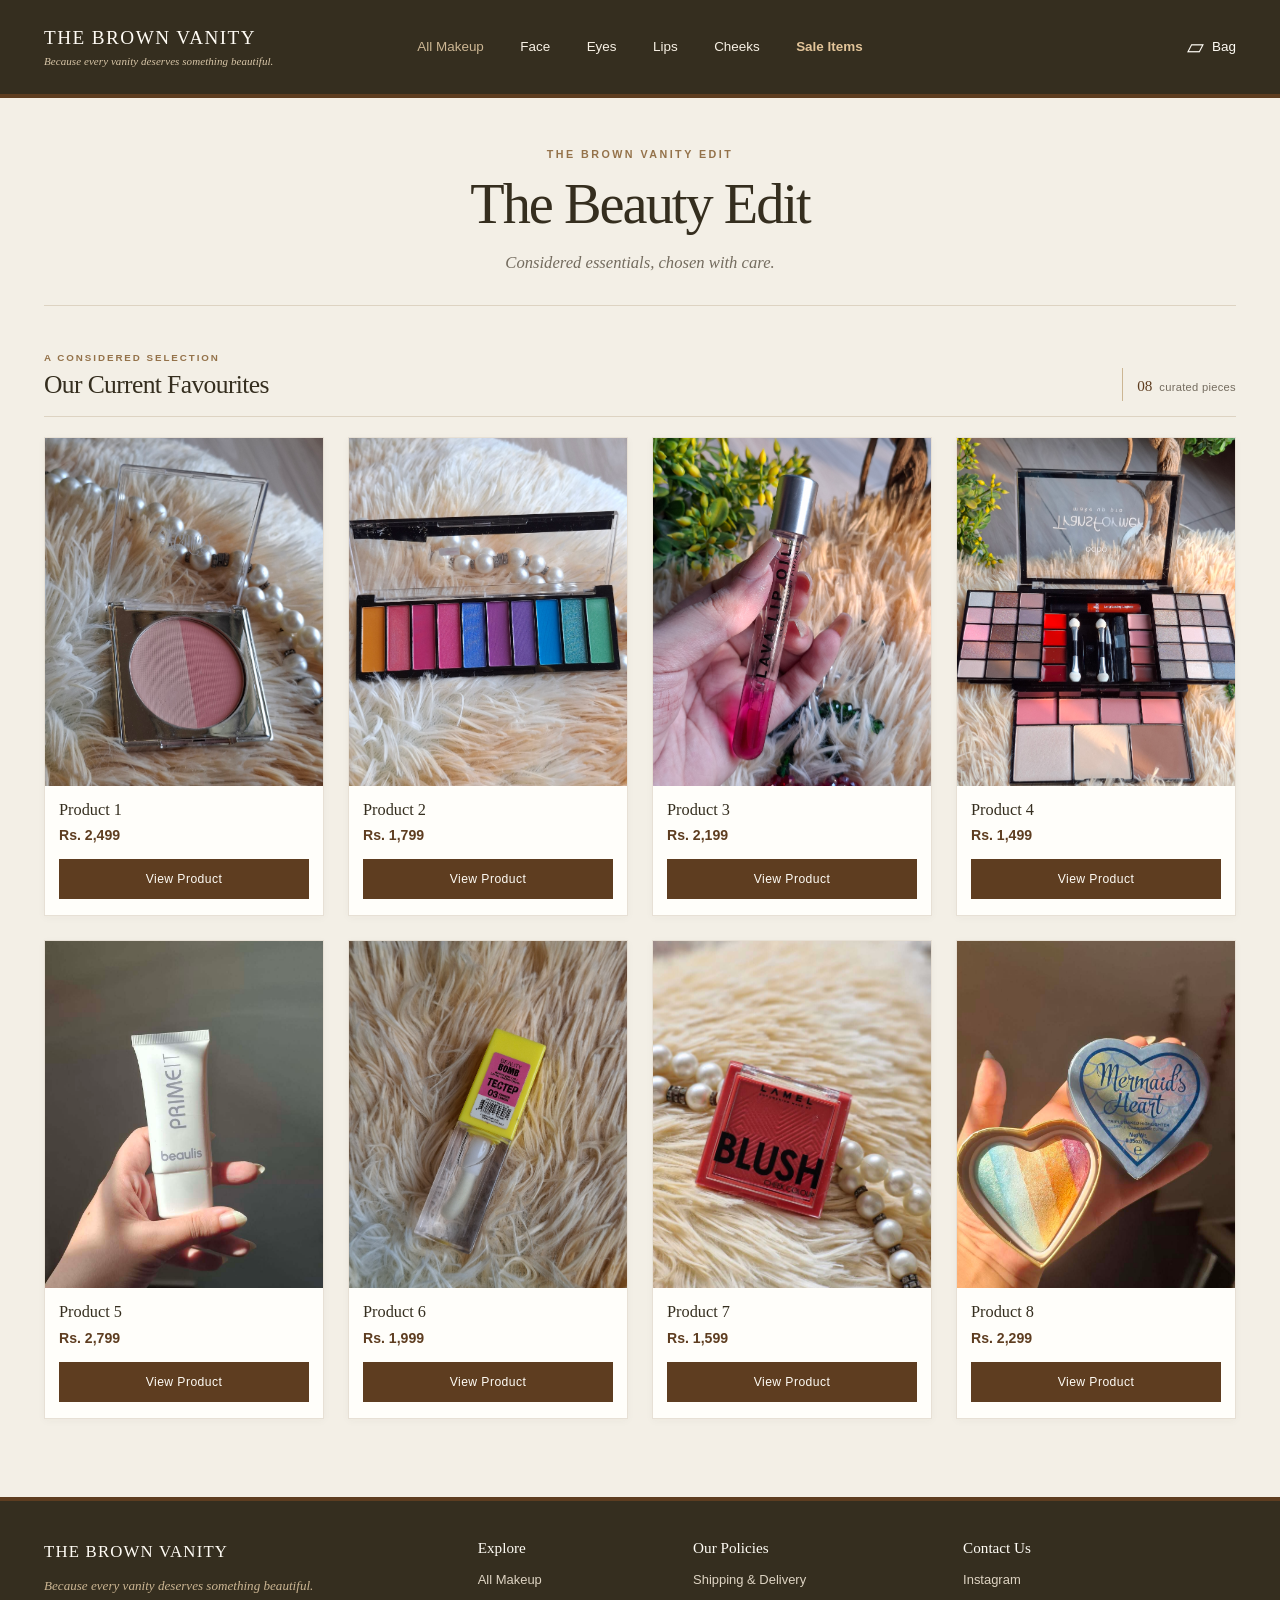
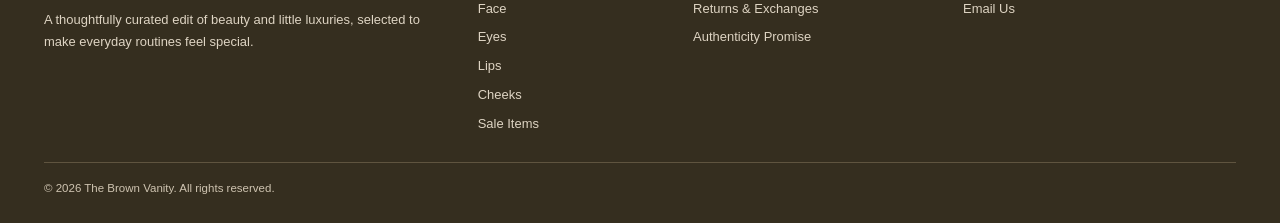
<file: assignment-2/index.html>
<!doctype html>
<html lang="en">
<head>
  <meta charset="utf-8">
  <meta name="viewport" content="width=device-width, initial-scale=1">
  <title>The Brown Vanity | The Beauty Edit</title>
  <meta name="description" content="A curated edit of beauty essentials from The Brown Vanity.">
  <!-- Bootstrap 5: used for the responsive container, navbar structure, and product grid. -->
  <link href="https://cdn.jsdelivr.net/npm/bootstrap@5.3.3/dist/css/bootstrap.min.css" rel="stylesheet">
  <link rel="stylesheet" href="style.css">
</head>
<body>
  <header class="site-header">
    <nav class="navbar navbar-expand-lg bv-navbar" aria-label="Main navigation">
      <div class="container-fluid site-container">
        <a class="navbar-brand brand-logo-link" href="index.html" aria-label="The Brown Vanity home">
          <span class="brand-wordmark">THE BROWN VANITY</span>
          <span class="brand-tagline">Because every vanity deserves something beautiful.</span>
        </a>

        <!-- CSS-only mobile menu control: no custom JavaScript is used in Assignment 2. -->
        <input class="nav-toggle" type="checkbox" id="nav-toggle" aria-label="Toggle navigation">
        <label class="nav-toggle-label" for="nav-toggle" aria-hidden="true">
          <span></span><span></span><span></span>
        </label>

        <div class="nav-menu">
          <ul class="navbar-nav align-items-lg-center">
            <li class="nav-item"><a class="nav-link active" href="index.html">All Makeup</a></li>
            <li class="nav-item"><a class="nav-link" href="#products">Face</a></li>
            <li class="nav-item"><a class="nav-link" href="#products">Eyes</a></li>
            <li class="nav-item"><a class="nav-link" href="#products">Lips</a></li>
            <li class="nav-item"><a class="nav-link" href="#products">Cheeks</a></li>
            <li class="nav-item"><a class="nav-link sale-link" href="#products">Sale Items</a></li>
          </ul>
          <a class="cart-link" href="#" aria-label="Shopping bag (not functional yet)">
            <span class="cart-symbol" aria-hidden="true">▱</span>
            <span>Bag</span>
          </a>
        </div>
      </div>
    </nav>
  </header>

  <main class="container-fluid site-container page-content">
    <section class="page-intro" aria-labelledby="page-title">
      <p class="eyebrow">THE BROWN VANITY EDIT</p>
      <h1 id="page-title">The Beauty Edit</h1>
      <p class="intro-copy">Considered essentials, chosen with care.</p>
    </section>

    <section class="shop-section" id="products" aria-label="Beauty products">

      <div class="product-toolbar">
        <div class="collection-heading">
          <span class="collection-kicker">A CONSIDERED SELECTION</span>
          <h2>Our Current Favourites</h2>
        </div>
        <span class="collection-count">08 <span>curated pieces</span></span>
      </div>

      <div class="row g-4 product-grid">
          <div class="col-12 col-sm-6 col-lg-3">
            <article class="product-card">
              <a class="product-image-link" href="product.html" aria-label="View Product 1">
                <img src="images/picture1.jpg" alt="Product 1" class="product-image">
              </a>
              <div class="product-info">
                <h2><a href="product.html">Product 1</a></h2>
                <p class="product-price">Rs. 2,499</p>
                <a class="btn btn-brown" href="product.html">View Product</a>
              </div>
            </article>
          </div>
          <div class="col-12 col-sm-6 col-lg-3">
            <article class="product-card">
              <a class="product-image-link" href="product.html" aria-label="View Product 2">
                <img src="images/picture2.jpg" alt="Product 2" class="product-image">
              </a>
              <div class="product-info">
                <h2><a href="product.html">Product 2</a></h2>
                <p class="product-price">Rs. 1,799</p>
                <a class="btn btn-brown" href="product.html">View Product</a>
              </div>
            </article>
          </div>
          <div class="col-12 col-sm-6 col-lg-3">
            <article class="product-card">
              <a class="product-image-link" href="product.html" aria-label="View Product 3">
                <img src="images/picture3.jpg" alt="Product 3" class="product-image">
              </a>
              <div class="product-info">
                <h2><a href="product.html">Product 3</a></h2>
                <p class="product-price">Rs. 2,199</p>
                <a class="btn btn-brown" href="product.html">View Product</a>
              </div>
            </article>
          </div>
          <div class="col-12 col-sm-6 col-lg-3">
            <article class="product-card">
              <a class="product-image-link" href="product.html" aria-label="View Product 4">
                <img src="images/picture4.jpg" alt="Product 4" class="product-image">
              </a>
              <div class="product-info">
                <h2><a href="product.html">Product 4</a></h2>
                <p class="product-price">Rs. 1,499</p>
                <a class="btn btn-brown" href="product.html">View Product</a>
              </div>
            </article>
          </div>
          <div class="col-12 col-sm-6 col-lg-3">
            <article class="product-card">
              <a class="product-image-link" href="product.html" aria-label="View Product 5">
                <img src="images/picture5.jpg" alt="Product 5" class="product-image">
              </a>
              <div class="product-info">
                <h2><a href="product.html">Product 5</a></h2>
                <p class="product-price">Rs. 2,799</p>
                <a class="btn btn-brown" href="product.html">View Product</a>
              </div>
            </article>
          </div>
          <div class="col-12 col-sm-6 col-lg-3">
            <article class="product-card">
              <a class="product-image-link" href="product.html" aria-label="View Product 6">
                <img src="images/picture6.jpg" alt="Product 6" class="product-image">
              </a>
              <div class="product-info">
                <h2><a href="product.html">Product 6</a></h2>
                <p class="product-price">Rs. 1,999</p>
                <a class="btn btn-brown" href="product.html">View Product</a>
              </div>
            </article>
          </div>
          <div class="col-12 col-sm-6 col-lg-3">
            <article class="product-card">
              <a class="product-image-link" href="product.html" aria-label="View Product 7">
                <img src="images/picture7.jpg" alt="Product 7" class="product-image">
              </a>
              <div class="product-info">
                <h2><a href="product.html">Product 7</a></h2>
                <p class="product-price">Rs. 1,599</p>
                <a class="btn btn-brown" href="product.html">View Product</a>
              </div>
            </article>
          </div>
          <div class="col-12 col-sm-6 col-lg-3">
            <article class="product-card">
              <a class="product-image-link" href="product.html" aria-label="View Product 8">
                <img src="images/picture8.jpg" alt="Product 8" class="product-image">
              </a>
              <div class="product-info">
                <h2><a href="product.html">Product 8</a></h2>
                <p class="product-price">Rs. 2,299</p>
                <a class="btn btn-brown" href="product.html">View Product</a>
              </div>
            </article>
          </div>
        </div>
    </section>
  </main>

  <span id="returns" class="anchor-target" aria-hidden="true"></span>
  <span id="authenticity" class="anchor-target" aria-hidden="true"></span>
  <footer class="site-footer">
    <div class="container-fluid site-container footer-inner">
      <div class="footer-brand-block">
        <p class="footer-brand">THE BROWN VANITY</p>
        <p class="footer-tagline">Because every vanity deserves something beautiful.</p>
        <p class="footer-description">A thoughtfully curated edit of beauty and little luxuries, selected to make everyday routines feel special.</p>
      </div>
      <div class="footer-column">
        <h2>Explore</h2>
        <a href="index.html">All Makeup</a>
        <a href="#products">Face</a>
        <a href="#products">Eyes</a>
        <a href="#products">Lips</a>
        <a href="#products">Cheeks</a>
        <a href="#products">Sale Items</a>
      </div>
      <div class="footer-column">
        <h2>Our Policies</h2>
        <a href="#delivery">Shipping &amp; Delivery</a>
        <a href="#returns">Returns &amp; Exchanges</a>
        <a href="#authenticity">Authenticity Promise</a>
      </div>
      <div class="footer-column">
    <h2>Contact Us</h2>

    <a href="https://www.instagram.com/thebrownvanityofficial/" target="_blank">
        Instagram
    </a>

    <a href="mailto:thebrownvanityofficial@gmail.com">
        Email Us
    </a>
</div>
      <p class="copyright">© 2026 The Brown Vanity. All rights reserved.</p>
    </div>
  </footer>
</body>
</html>
</file>
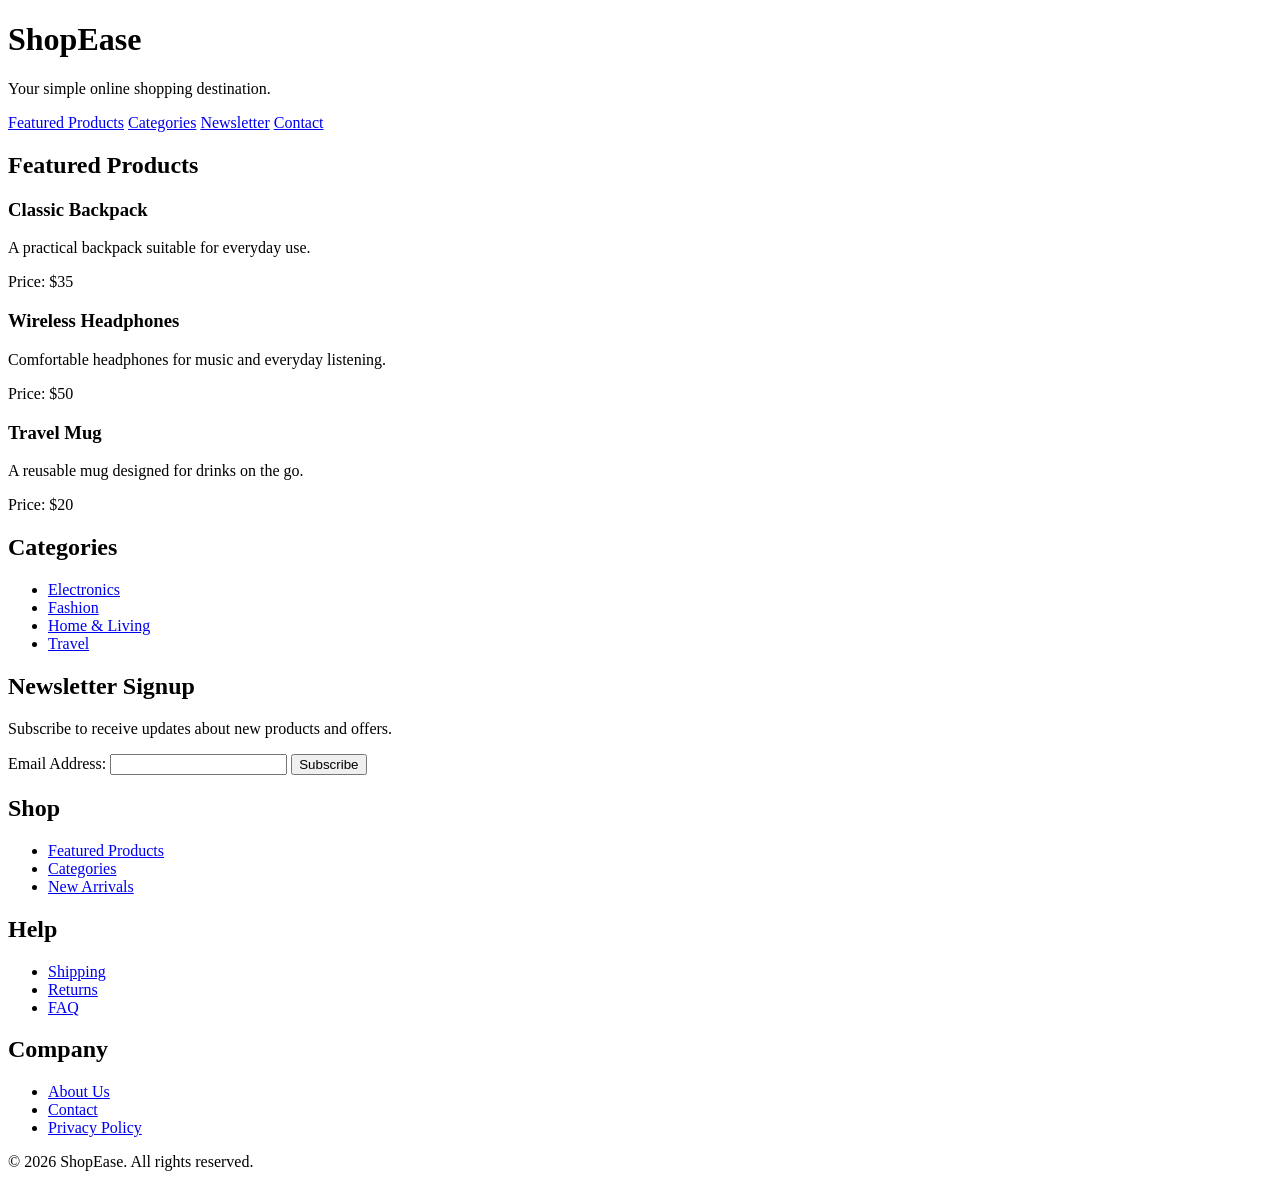
<file: lab-1/index.html>
<!DOCTYPE html>
<html lang="en">

<head>
    <meta charset="UTF-8">
    <meta name="viewport" content="width=device-width, initial-scale=1.0">
    <title>ShopEase | E-Commerce Homepage</title>
</head>

<body>

    <header>
        <h1>ShopEase</h1>
        <p>Your simple online shopping destination.</p>

        <nav>
            <a href="#featured">Featured Products</a>
            <a href="#categories">Categories</a>
            <a href="#newsletter">Newsletter</a>
            <a href="#contact">Contact</a>
        </nav>
    </header>

    <main>

        <section id="featured">
            <h2>Featured Products</h2>

            <article>
                <h3>Classic Backpack</h3>
                <p>A practical backpack suitable for everyday use.</p>
                <p>Price: $35</p>
            </article>

            <article>
                <h3>Wireless Headphones</h3>
                <p>Comfortable headphones for music and everyday listening.</p>
                <p>Price: $50</p>
            </article>

            <article>
                <h3>Travel Mug</h3>
                <p>A reusable mug designed for drinks on the go.</p>
                <p>Price: $20</p>
            </article>
        </section>

        <section id="categories">
            <h2>Categories</h2>

            <ul>
                <li><a href="#electronics">Electronics</a></li>
                <li><a href="#fashion">Fashion</a></li>
                <li><a href="#home">Home &amp; Living</a></li>
                <li><a href="#travel">Travel</a></li>
            </ul>
        </section>

        <section id="newsletter">
            <h2>Newsletter Signup</h2>

            <p>Subscribe to receive updates about new products and offers.</p>

            <form action="#" method="post">
                <label for="email">Email Address:</label>
                <input type="email" id="email" name="email" required>
                <button type="submit">Subscribe</button>
            </form>
        </section>

    </main>

    <footer id="contact">

        <section>
            <h2>Shop</h2>
            <ul>
                <li><a href="#featured">Featured Products</a></li>
                <li><a href="#categories">Categories</a></li>
                <li><a href="#new">New Arrivals</a></li>
            </ul>
        </section>

        <section>
            <h2>Help</h2>
            <ul>
                <li><a href="#shipping">Shipping</a></li>
                <li><a href="#returns">Returns</a></li>
                <li><a href="#faq">FAQ</a></li>
            </ul>
        </section>

        <section>
            <h2>Company</h2>
            <ul>
                <li><a href="#about">About Us</a></li>
                <li><a href="#contact">Contact</a></li>
                <li><a href="#privacy">Privacy Policy</a></li>
            </ul>
        </section>

        <p>&copy; 2026 ShopEase. All rights reserved.</p>

    </footer>

</body>

</html>
</file>
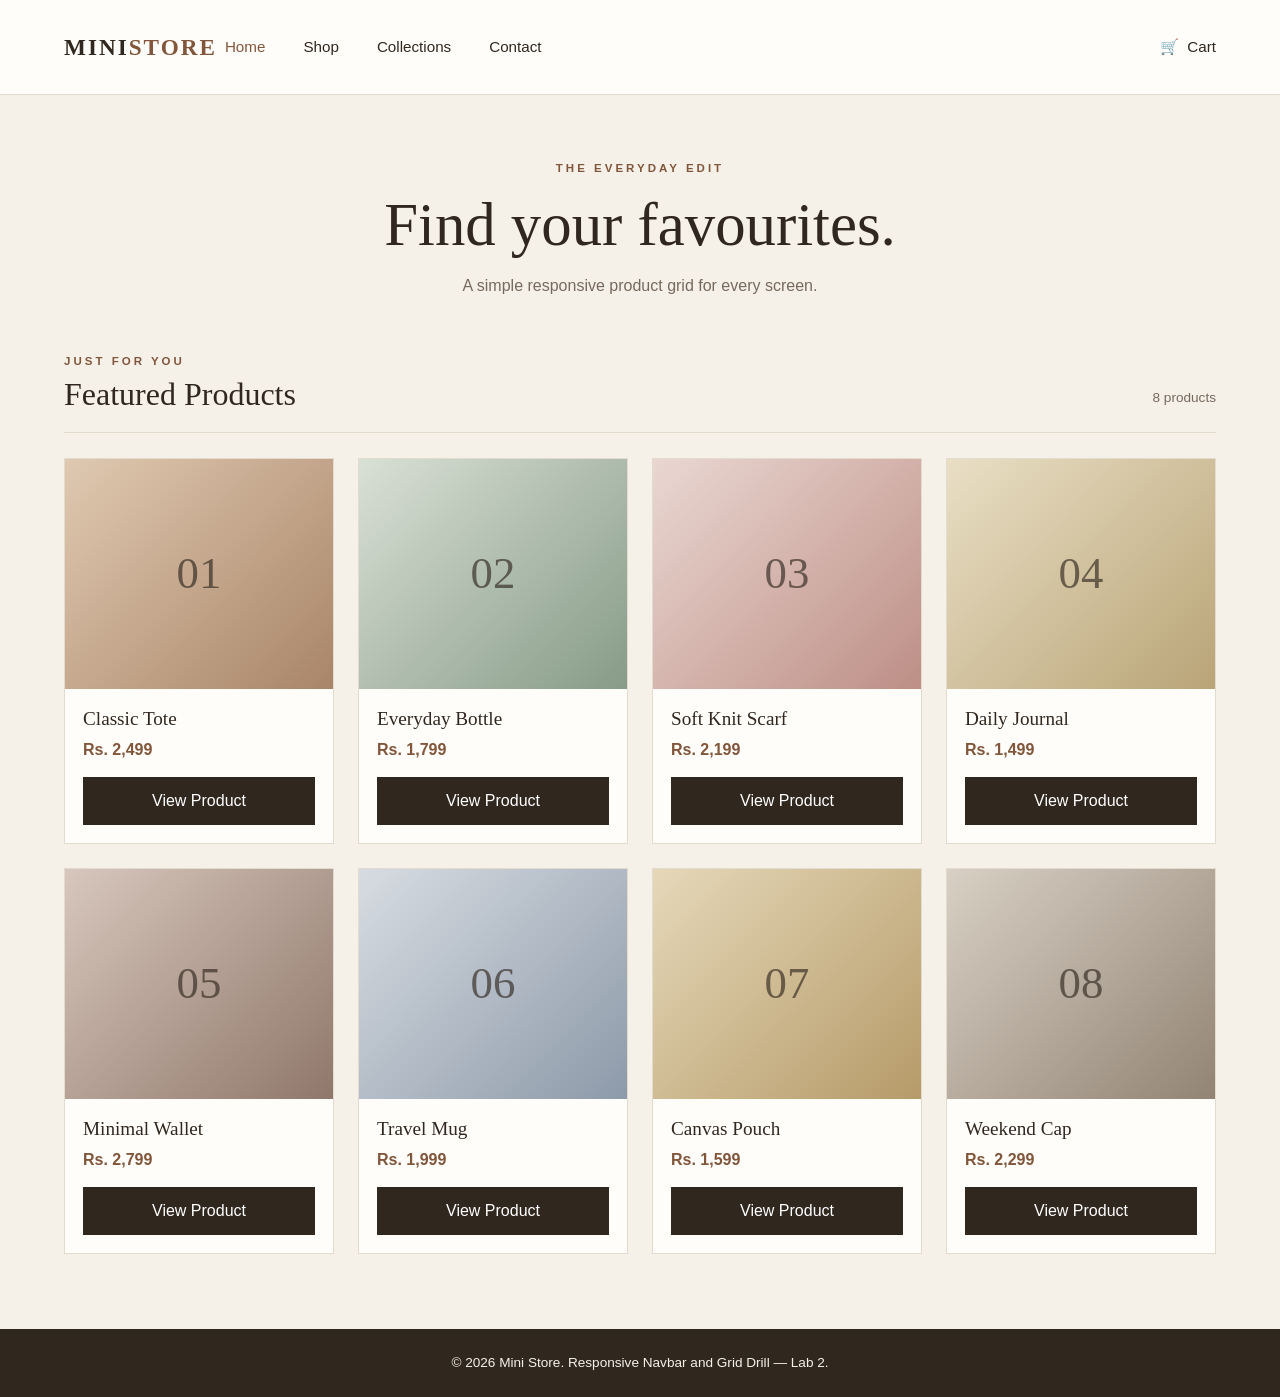
<file: lab-2/index.html>
<!DOCTYPE html>
<html lang="en">
<head>
    <meta charset="UTF-8">
    <meta name="viewport" content="width=device-width, initial-scale=1.0">
    <title>Responsive Store | Lab 2</title>

    <!-- Bootstrap 5 CSS -->
    <link href="https://cdn.jsdelivr.net/npm/bootstrap@5.3.3/dist/css/bootstrap.min.css" rel="stylesheet">

    <!-- Custom stylesheet -->
    <link rel="stylesheet" href="style.css">
</head>
<body>

    <!-- Responsive navigation bar -->
    <header class="site-header">
        <nav class="navbar navbar-expand-md">
            <div class="container-fluid nav-layout">

                <!-- Logo: left on desktop, first on mobile -->
                <a class="navbar-brand brand-name" href="#">MINI<span>STORE</span></a>

                <!-- Hamburger: visible below 768px -->
                <button class="navbar-toggler" type="button"
                        data-bs-toggle="collapse" data-bs-target="#mainNavbar"
                        aria-controls="mainNavbar" aria-expanded="false"
                        aria-label="Toggle navigation">
                    <span class="navbar-toggler-icon"></span>
                </button>

                <!-- Navigation links: centered on desktop -->
                <div class="collapse navbar-collapse nav-links-wrap" id="mainNavbar">
                    <ul class="navbar-nav nav-links">
                        <li class="nav-item"><a class="nav-link active" href="#">Home</a></li>
                        <li class="nav-item"><a class="nav-link" href="#products">Shop</a></li>
                        <li class="nav-item"><a class="nav-link" href="#products">Collections</a></li>
                        <li class="nav-item"><a class="nav-link" href="#footer">Contact</a></li>
                    </ul>
                </div>

                <!-- Cart: right on desktop -->
                <a class="cart-link" href="#products" aria-label="Shopping cart">
                    <span class="cart-icon" aria-hidden="true">🛒</span>
                    <span class="cart-text">Cart</span>
                </a>
            </div>
        </nav>
    </header>

    <main>
        <section class="intro">
            <p class="eyebrow">THE EVERYDAY EDIT</p>
            <h1>Find your favourites.</h1>
            <p class="intro-text">A simple responsive product grid for every screen.</p>
        </section>

        <!-- Product grid: 4 desktop, 2 tablet, 1 phone -->
        <section class="products-section" id="products">
            <div class="section-heading">
                <div>
                    <p class="eyebrow">JUST FOR YOU</p>
                    <h2>Featured Products</h2>
                </div>
                <span class="product-count">8 products</span>
            </div>

            <div class="product-grid">
                <article class="product-card">
                    <div class="product-visual visual-one"><span>01</span></div>
                    <div class="product-info"><h3>Classic Tote</h3><p>Rs. 2,499</p><a href="#" class="btn product-button">View Product</a></div>
                </article>

                <article class="product-card">
                    <div class="product-visual visual-two"><span>02</span></div>
                    <div class="product-info"><h3>Everyday Bottle</h3><p>Rs. 1,799</p><a href="#" class="btn product-button">View Product</a></div>
                </article>

                <article class="product-card">
                    <div class="product-visual visual-three"><span>03</span></div>
                    <div class="product-info"><h3>Soft Knit Scarf</h3><p>Rs. 2,199</p><a href="#" class="btn product-button">View Product</a></div>
                </article>

                <article class="product-card">
                    <div class="product-visual visual-four"><span>04</span></div>
                    <div class="product-info"><h3>Daily Journal</h3><p>Rs. 1,499</p><a href="#" class="btn product-button">View Product</a></div>
                </article>

                <article class="product-card">
                    <div class="product-visual visual-five"><span>05</span></div>
                    <div class="product-info"><h3>Minimal Wallet</h3><p>Rs. 2,799</p><a href="#" class="btn product-button">View Product</a></div>
                </article>

                <article class="product-card">
                    <div class="product-visual visual-six"><span>06</span></div>
                    <div class="product-info"><h3>Travel Mug</h3><p>Rs. 1,999</p><a href="#" class="btn product-button">View Product</a></div>
                </article>

                <article class="product-card">
                    <div class="product-visual visual-seven"><span>07</span></div>
                    <div class="product-info"><h3>Canvas Pouch</h3><p>Rs. 1,599</p><a href="#" class="btn product-button">View Product</a></div>
                </article>

                <article class="product-card">
                    <div class="product-visual visual-eight"><span>08</span></div>
                    <div class="product-info"><h3>Weekend Cap</h3><p>Rs. 2,299</p><a href="#" class="btn product-button">View Product</a></div>
                </article>
            </div>
        </section>
    </main>

    <footer id="footer">
        <p>© 2026 Mini Store. Responsive Navbar and Grid Drill — Lab 2.</p>
    </footer>

    <!-- Bootstrap 5 JavaScript bundle (needed for hamburger collapse) -->
    <script src="https://cdn.jsdelivr.net/npm/bootstrap@5.3.3/dist/js/bootstrap.bundle.min.js"></script>
</body>
</html>
</file>
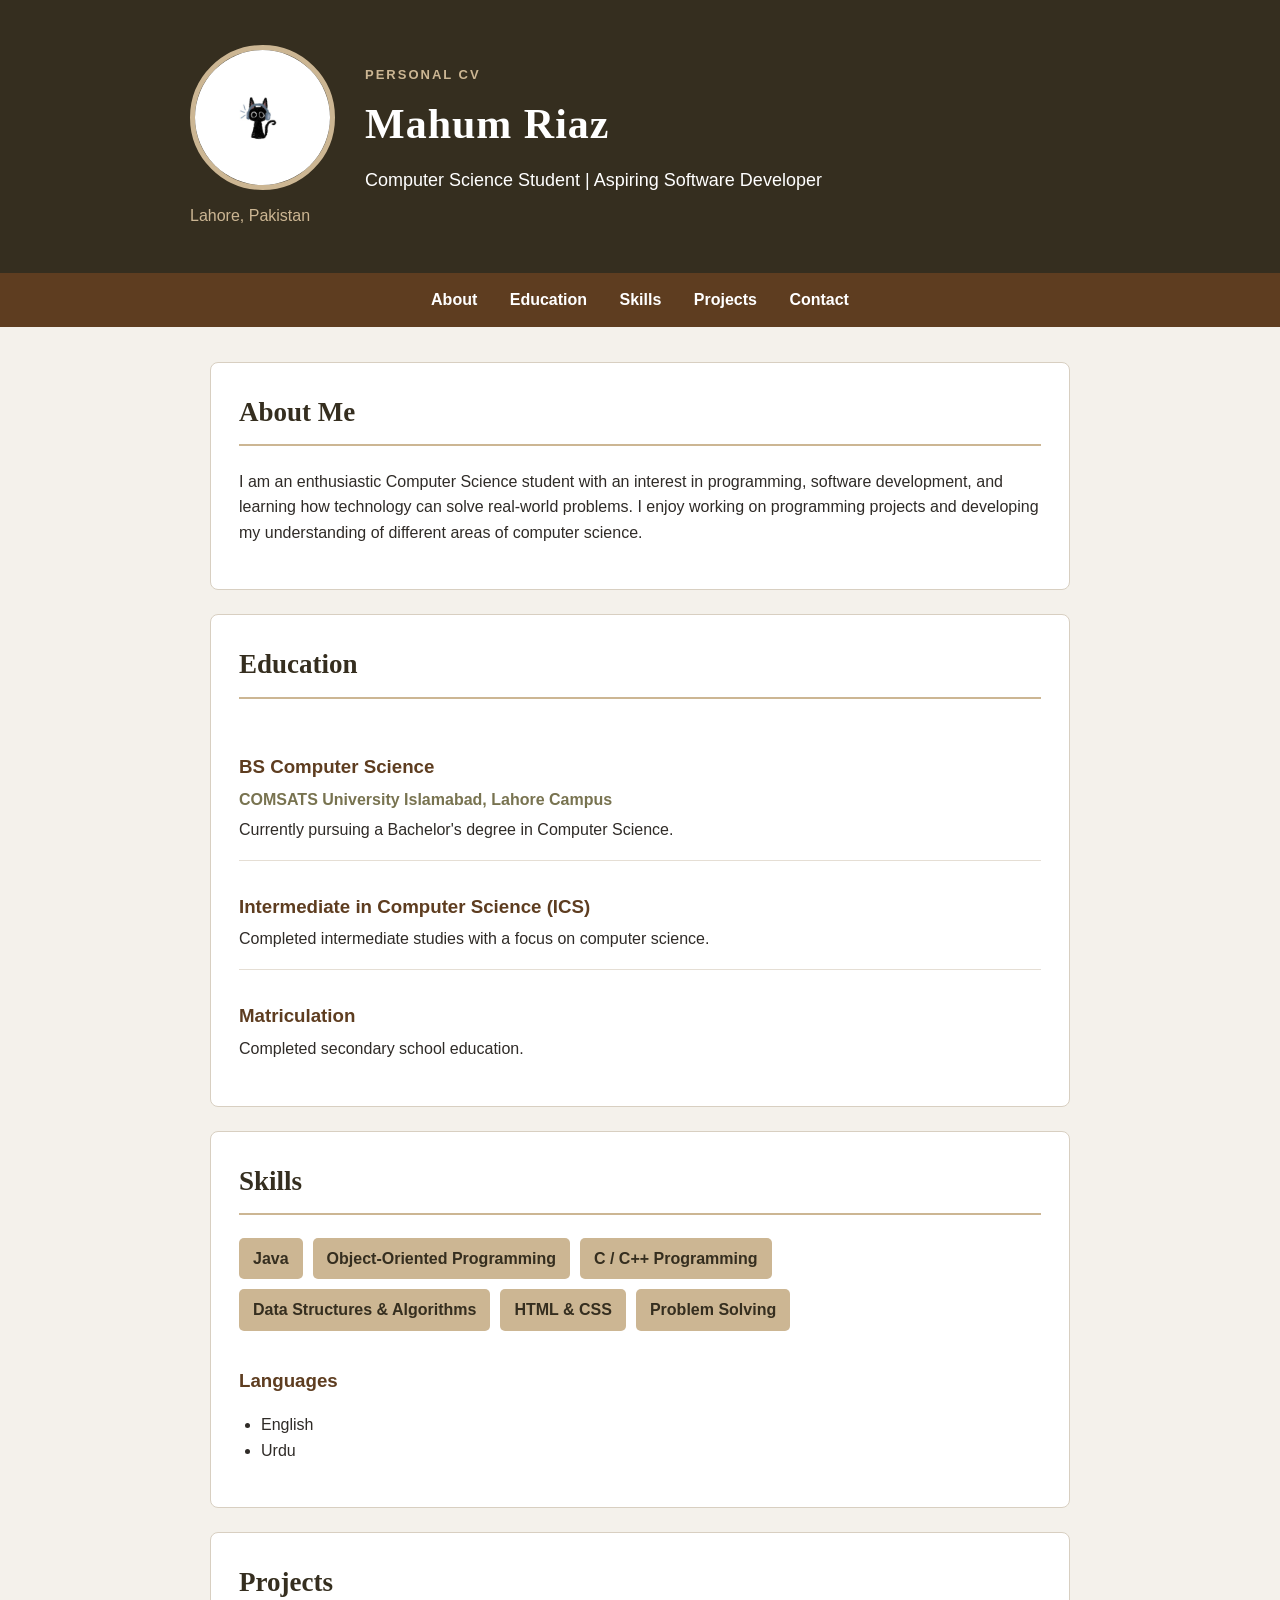
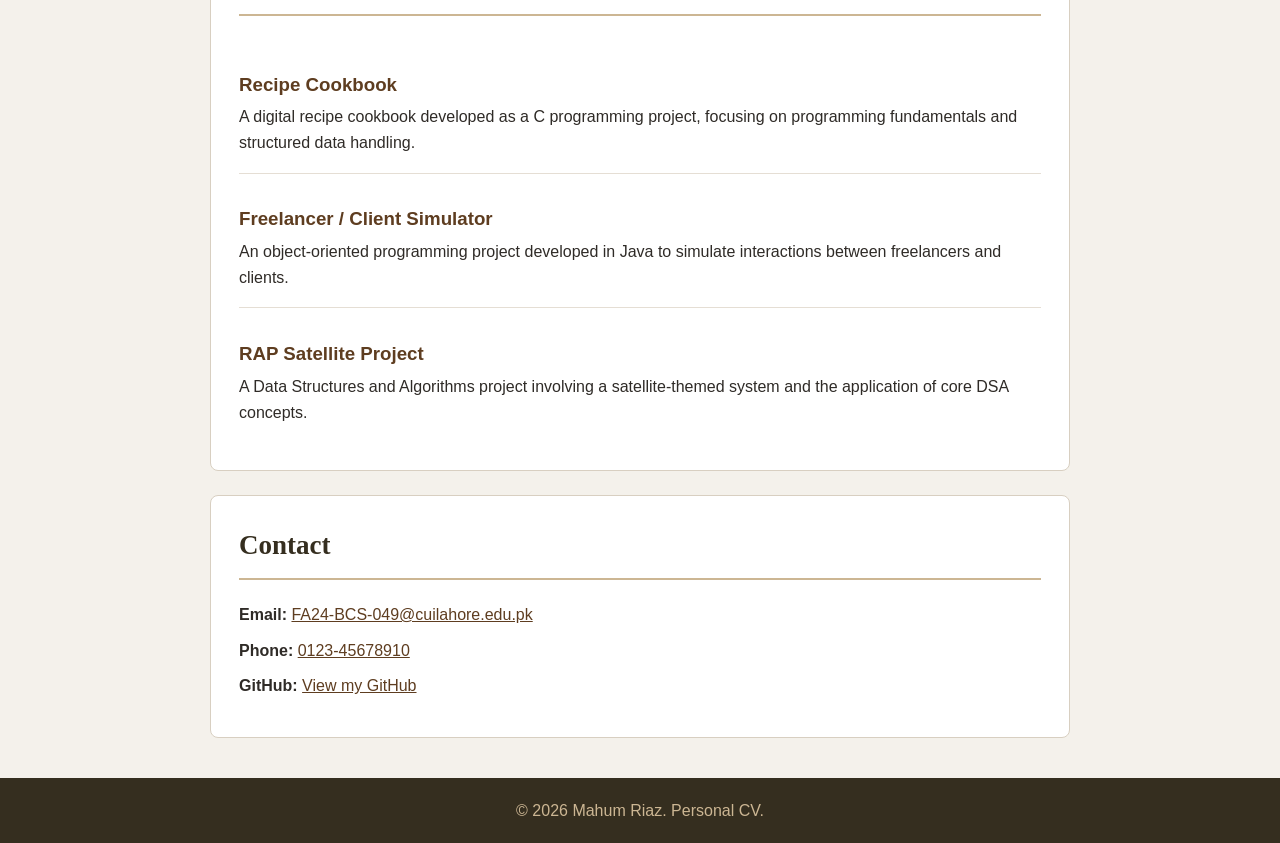
<file: lab-assignment-1/index.html>
<!DOCTYPE html>
<html lang="en">
<head>
<meta charset="UTF-8">
<meta name="viewport" content="width=device-width, initial-scale=1.0">
<title>Mahum Riaz | Personal CV</title>
<link rel="stylesheet" href="styles.css">
</head>
<body>
<header class="site-header">
<div class="header-content">
<img src="download (7).jpeg" alt="Photo of Mahum Riaz" class="profile-photo">
<div class="intro">
<p class="eyebrow">PERSONAL CV</p>
<h1>Mahum Riaz</h1>
<p class="tagline">Computer Science Student | Aspiring Software Developer</p>
<p class="location">Lahore, Pakistan</p>
</div>
</div>
</header>
<nav class="navigation">
<a href="#about">About</a>
<a href="#education">Education</a>
<a href="#skills">Skills</a>
<a href="#projects">Projects</a>
<a href="#contact">Contact</a>
</nav>
<main>
<section id="about" class="section-card">
<h2>About Me</h2>
<p>I am an enthusiastic Computer Science student with an interest in programming, software development, and learning how technology can solve real-world problems. I enjoy working on programming projects and developing my understanding of different areas of computer science.</p>
</section>
<section id="education" class="section-card">
<h2>Education</h2>
<article class="education-item"><h3>BS Computer Science</h3><p class="muted">COMSATS University Islamabad, Lahore Campus</p><p>Currently pursuing a Bachelor's degree in Computer Science.</p></article>
<article class="education-item"><h3>Intermediate in Computer Science (ICS)</h3><p>Completed intermediate studies with a focus on computer science.</p></article>
<article class="education-item"><h3>Matriculation</h3><p>Completed secondary school education.</p></article>
</section>
<section id="skills" class="section-card">
<h2>Skills</h2>
<ul class="skills-list">
<li>Java</li><li>Object-Oriented Programming</li><li>C / C++ Programming</li><li>Data Structures &amp; Algorithms</li><li>HTML &amp; CSS</li><li>Problem Solving</li>
</ul>
<h3>Languages</h3>
<ul class="language-list"><li>English</li><li>Urdu</li></ul>
</section>
<section id="projects" class="section-card">
<h2>Projects</h2>
<article class="project"><h3>Recipe Cookbook</h3><p>A digital recipe cookbook developed as a C programming project, focusing on programming fundamentals and structured data handling.</p></article>
<article class="project"><h3>Freelancer / Client Simulator</h3><p>An object-oriented programming project developed in Java to simulate interactions between freelancers and clients.</p></article>
<article class="project"><h3>RAP Satellite Project</h3><p>A Data Structures and Algorithms project involving a satellite-themed system and the application of core DSA concepts.</p></article>
</section>
<section id="contact" class="section-card">
<h2>Contact</h2>
<address>
<p><strong>Email:</strong> <a href="mailto:FA24-BCS-049@cuilahore.edu.pk">FA24-BCS-049@cuilahore.edu.pk</a></p>
<p><strong>Phone:</strong> <a href="tel:0123-45678910">0123-45678910</a></p>
<p><strong>GitHub:</strong> <a href="https://github.com/Mahum-Riaz/Web-Technologies-FA24-BCS-049-" target="_blank" rel="noopener">View my GitHub</a></p>
</address>
</section>
</main>
<footer><p>&copy; 2026 Mahum Riaz. Personal CV.</p></footer>
</body>
</html>
</file>
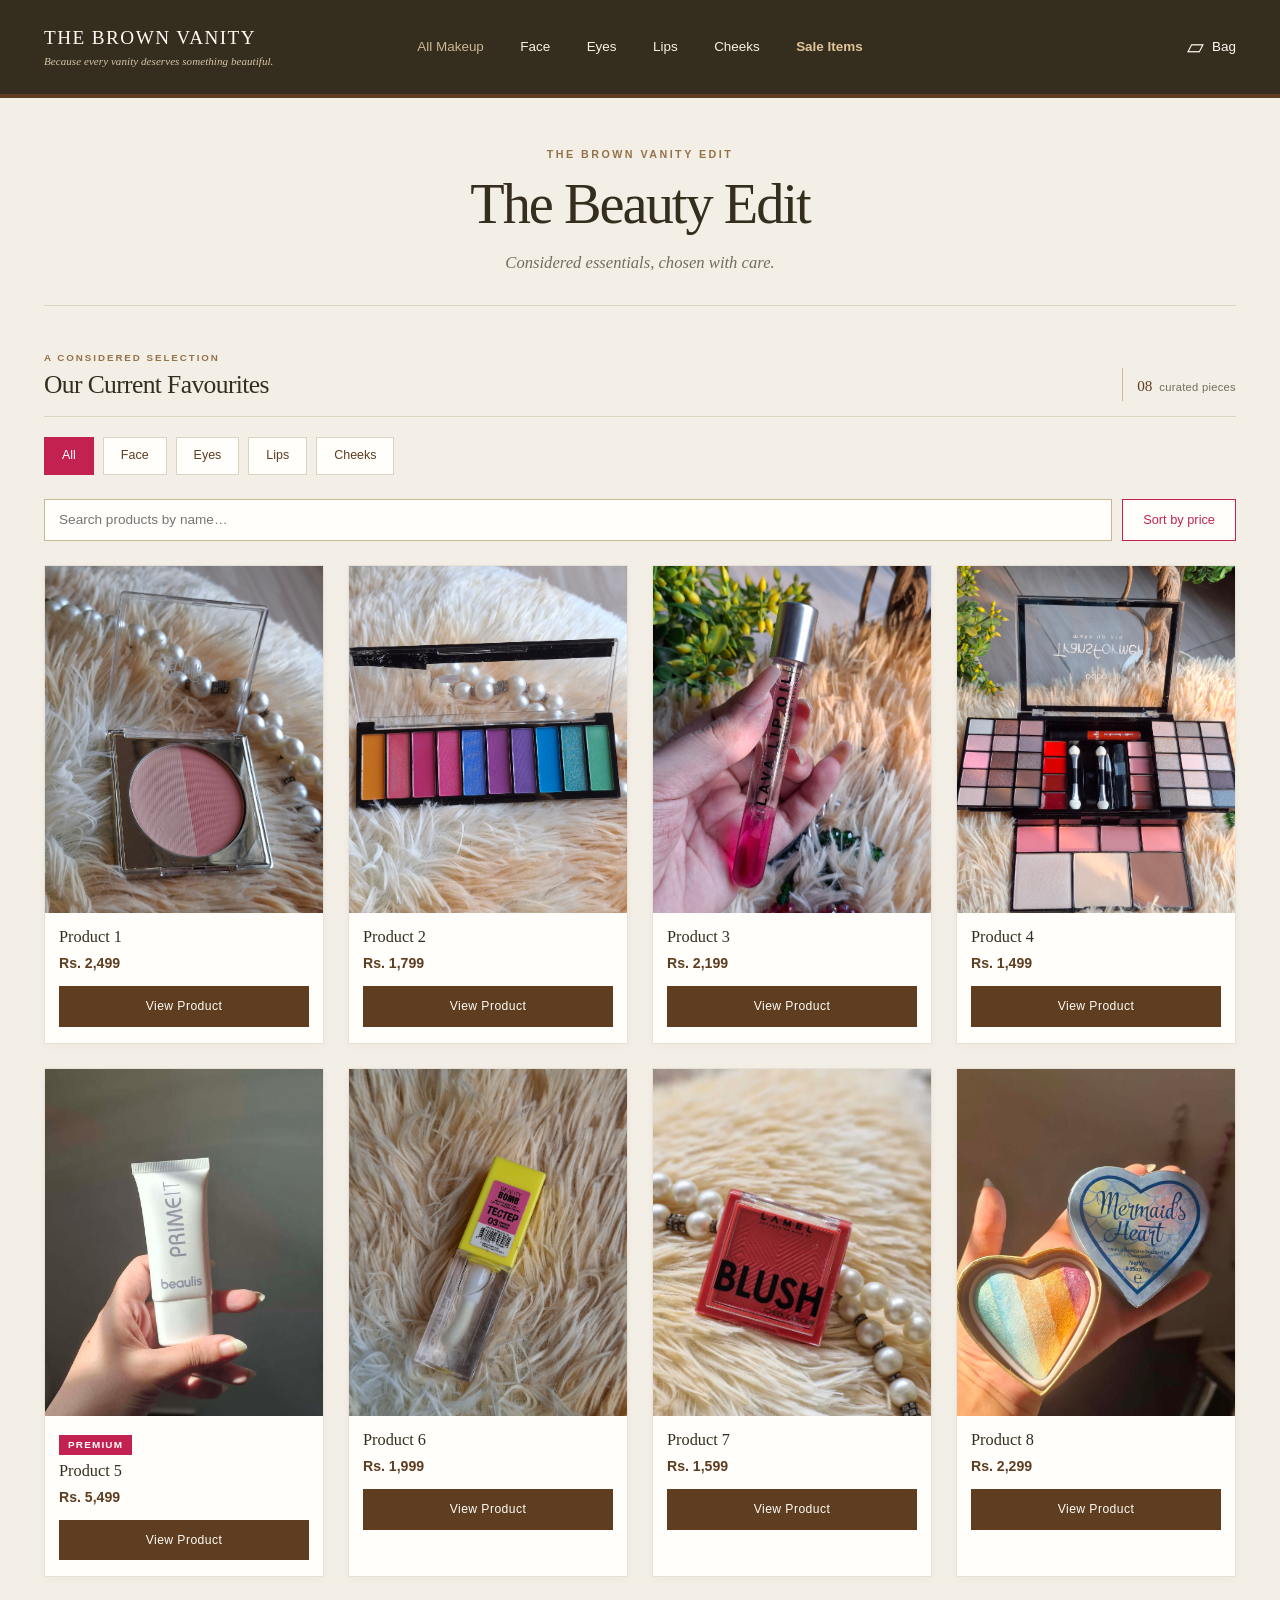
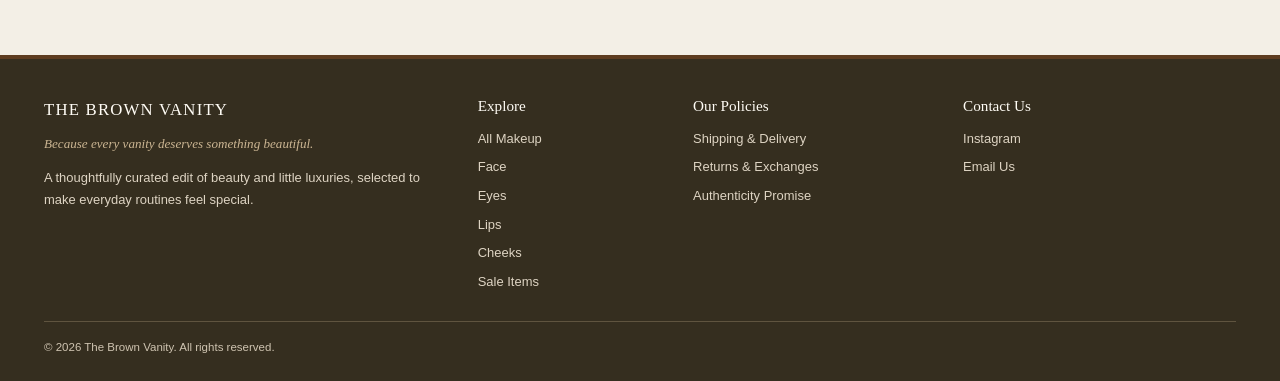
<file: midterm/index.html>
<!doctype html>
<html lang="en">
<head>
  <meta charset="utf-8">
  <meta name="viewport" content="width=device-width, initial-scale=1">
  <title>The Brown Vanity | The Beauty Edit</title>
  <meta name="description" content="A curated edit of beauty essentials from The Brown Vanity.">
  <!-- Bootstrap 5: used for the responsive container, navbar structure, and product grid. -->
  <link href="https://cdn.jsdelivr.net/npm/bootstrap@5.3.3/dist/css/bootstrap.min.css" rel="stylesheet">
  <link rel="stylesheet" href="style.css">
</head>
<body>
  <header class="site-header">
    <nav class="navbar navbar-expand-lg bv-navbar" aria-label="Main navigation">
      <div class="container-fluid site-container">
        <a class="navbar-brand brand-logo-link" href="index.html" aria-label="The Brown Vanity home">
          <span class="brand-wordmark">THE BROWN VANITY</span>
          <span class="brand-tagline">Because every vanity deserves something beautiful.</span>
        </a>

        <!-- CSS-only mobile menu control: no custom JavaScript is used in Assignment 2. -->
        <input class="nav-toggle" type="checkbox" id="nav-toggle" aria-label="Toggle navigation">
        <label class="nav-toggle-label" for="nav-toggle" aria-hidden="true">
          <span></span><span></span><span></span>
        </label>

        <div class="nav-menu">
          <ul class="navbar-nav align-items-lg-center">
            <li class="nav-item"><a class="nav-link active" href="index.html">All Makeup</a></li>
            <li class="nav-item"><a class="nav-link" href="#products">Face</a></li>
            <li class="nav-item"><a class="nav-link" href="#products">Eyes</a></li>
            <li class="nav-item"><a class="nav-link" href="#products">Lips</a></li>
            <li class="nav-item"><a class="nav-link" href="#products">Cheeks</a></li>
            <li class="nav-item"><a class="nav-link sale-link" href="#products">Sale Items</a></li>
          </ul>
          <a class="cart-link" href="#" aria-label="Shopping bag (not functional yet)">
            <span class="cart-symbol" aria-hidden="true">▱</span>
            <span>Bag</span>
          </a>
        </div>
      </div>
    </nav>
  </header>

  <main class="container-fluid site-container page-content">
    <section class="page-intro" aria-labelledby="page-title">
      <p class="eyebrow">THE BROWN VANITY EDIT</p>
      <h1 id="page-title">The Beauty Edit</h1>
      <p class="intro-copy">Considered essentials, chosen with care.</p>
    </section>

    <section class="shop-section" id="products" aria-label="Beauty products">

      <div class="product-toolbar">
        <div class="collection-heading">
          <span class="collection-kicker">A CONSIDERED SELECTION</span>
          <h2>Our Current Favourites</h2>
        </div>
        <span class="collection-count">08 <span>curated pieces</span></span>
      </div>

      <!-- Task 1: CSS-only category filter. The radio inputs control the cards without JavaScript. -->
      <div class="category-filter" role="group" aria-label="Filter products by category">
        <input class="filter-radio" type="radio" name="category" id="filter-all" checked>
        <label class="filter-label" for="filter-all">All</label>

        <input class="filter-radio" type="radio" name="category" id="filter-face">
        <label class="filter-label" for="filter-face">Face</label>

        <input class="filter-radio" type="radio" name="category" id="filter-eyes">
        <label class="filter-label" for="filter-eyes">Eyes</label>

        <input class="filter-radio" type="radio" name="category" id="filter-lips">
        <label class="filter-label" for="filter-lips">Lips</label>

        <input class="filter-radio" type="radio" name="category" id="filter-cheeks">
        <label class="filter-label" for="filter-cheeks">Cheeks</label>
      </div>

      <!-- Task 3: live search and price sort (script.js). -->
      <div class="tools-bar">
        <input type="search" id="search-box" class="search-box" placeholder="Search products by name…" aria-label="Search products by name">
        <button type="button" id="sort-btn" class="btn-sort">Sort by price</button>
      </div>
      <p id="no-results" class="no-results" hidden>No products found</p>

      <div class="row g-4 product-grid">
          <div class="col-12 col-sm-6 col-lg-3 product-col category-face">
            <article class="product-card">
              <a class="product-image-link" href="product.html" aria-label="View Product 1">
                <img src="images/picture1.jpg" alt="Product 1" class="product-image">
              </a>
              <div class="product-info">
                <h2><a href="product.html">Product 1</a></h2>
                <p class="product-price">Rs. 2,499</p>
                <a class="btn btn-brown" href="product.html">View Product</a>
              </div>
            </article>
          </div>
          <div class="col-12 col-sm-6 col-lg-3 product-col category-eyes">
            <article class="product-card">
              <a class="product-image-link" href="product.html" aria-label="View Product 2">
                <img src="images/picture2.jpg" alt="Product 2" class="product-image">
              </a>
              <div class="product-info">
                <h2><a href="product.html">Product 2</a></h2>
                <p class="product-price">Rs. 1,799</p>
                <a class="btn btn-brown" href="product.html">View Product</a>
              </div>
            </article>
          </div>
          <div class="col-12 col-sm-6 col-lg-3 product-col category-lips">
            <article class="product-card">
              <a class="product-image-link" href="product.html" aria-label="View Product 3">
                <img src="images/picture3.jpg" alt="Product 3" class="product-image">
              </a>
              <div class="product-info">
                <h2><a href="product.html">Product 3</a></h2>
                <p class="product-price">Rs. 2,199</p>
                <a class="btn btn-brown" href="product.html">View Product</a>
              </div>
            </article>
          </div>
          <div class="col-12 col-sm-6 col-lg-3 product-col category-cheeks">
            <article class="product-card">
              <a class="product-image-link" href="product.html" aria-label="View Product 4">
                <img src="images/picture4.jpg" alt="Product 4" class="product-image">
              </a>
              <div class="product-info">
                <h2><a href="product.html">Product 4</a></h2>
                <p class="product-price">Rs. 1,499</p>
                <a class="btn btn-brown" href="product.html">View Product</a>
              </div>
            </article>
          </div>
          <div class="col-12 col-sm-6 col-lg-3 product-col category-face">
            <article class="product-card">
              <a class="product-image-link" href="product.html" aria-label="View Product 5">
                <img src="images/picture5.jpg" alt="Product 5" class="product-image">
              </a>
              <div class="product-info">
                <h2><a href="product.html">Product 5</a></h2>
                <p class="product-price">Rs. 5,499</p>
                <a class="btn btn-brown" href="product.html">View Product</a>
              </div>
            </article>
          </div>
          <div class="col-12 col-sm-6 col-lg-3 product-col category-eyes">
            <article class="product-card">
              <a class="product-image-link" href="product.html" aria-label="View Product 6">
                <img src="images/picture6.jpg" alt="Product 6" class="product-image">
              </a>
              <div class="product-info">
                <h2><a href="product.html">Product 6</a></h2>
                <p class="product-price">Rs. 1,999</p>
                <a class="btn btn-brown" href="product.html">View Product</a>
              </div>
            </article>
          </div>
          <div class="col-12 col-sm-6 col-lg-3 product-col category-lips">
            <article class="product-card">
              <a class="product-image-link" href="product.html" aria-label="View Product 7">
                <img src="images/picture7.jpg" alt="Product 7" class="product-image">
              </a>
              <div class="product-info">
                <h2><a href="product.html">Product 7</a></h2>
                <p class="product-price">Rs. 1,599</p>
                <a class="btn btn-brown" href="product.html">View Product</a>
              </div>
            </article>
          </div>
          <div class="col-12 col-sm-6 col-lg-3 product-col category-cheeks">
            <article class="product-card">
              <a class="product-image-link" href="product.html" aria-label="View Product 8">
                <img src="images/picture8.jpg" alt="Product 8" class="product-image">
              </a>
              <div class="product-info">
                <h2><a href="product.html">Product 8</a></h2>
                <p class="product-price">Rs. 2,299</p>
                <a class="btn btn-brown" href="product.html">View Product</a>
              </div>
            </article>
          </div>
        </div>
    </section>
  </main>

  <span id="returns" class="anchor-target" aria-hidden="true"></span>
  <span id="authenticity" class="anchor-target" aria-hidden="true"></span>
  <footer class="site-footer">
    <div class="container-fluid site-container footer-inner">
      <div class="footer-brand-block">
        <p class="footer-brand">THE BROWN VANITY</p>
        <p class="footer-tagline">Because every vanity deserves something beautiful.</p>
        <p class="footer-description">A thoughtfully curated edit of beauty and little luxuries, selected to make everyday routines feel special.</p>
      </div>
      <div class="footer-column">
        <h2>Explore</h2>
        <a href="index.html">All Makeup</a>
        <a href="#products">Face</a>
        <a href="#products">Eyes</a>
        <a href="#products">Lips</a>
        <a href="#products">Cheeks</a>
        <a href="#products">Sale Items</a>
      </div>
      <div class="footer-column">
        <h2>Our Policies</h2>
        <a href="#delivery">Shipping &amp; Delivery</a>
        <a href="#returns">Returns &amp; Exchanges</a>
        <a href="#authenticity">Authenticity Promise</a>
      </div>
      <div class="footer-column">
    <h2>Contact Us</h2>

    <a href="https://www.instagram.com/thebrownvanityofficial/" target="_blank">
        Instagram
    </a>

    <a href="mailto:thebrownvanityofficial@gmail.com">
        Email Us
    </a>
</div>
      <p class="copyright">© 2026 The Brown Vanity. All rights reserved.</p>
    </div>
  </footer>
  <script src="script.js"></script>
</body>
</html>
</file>
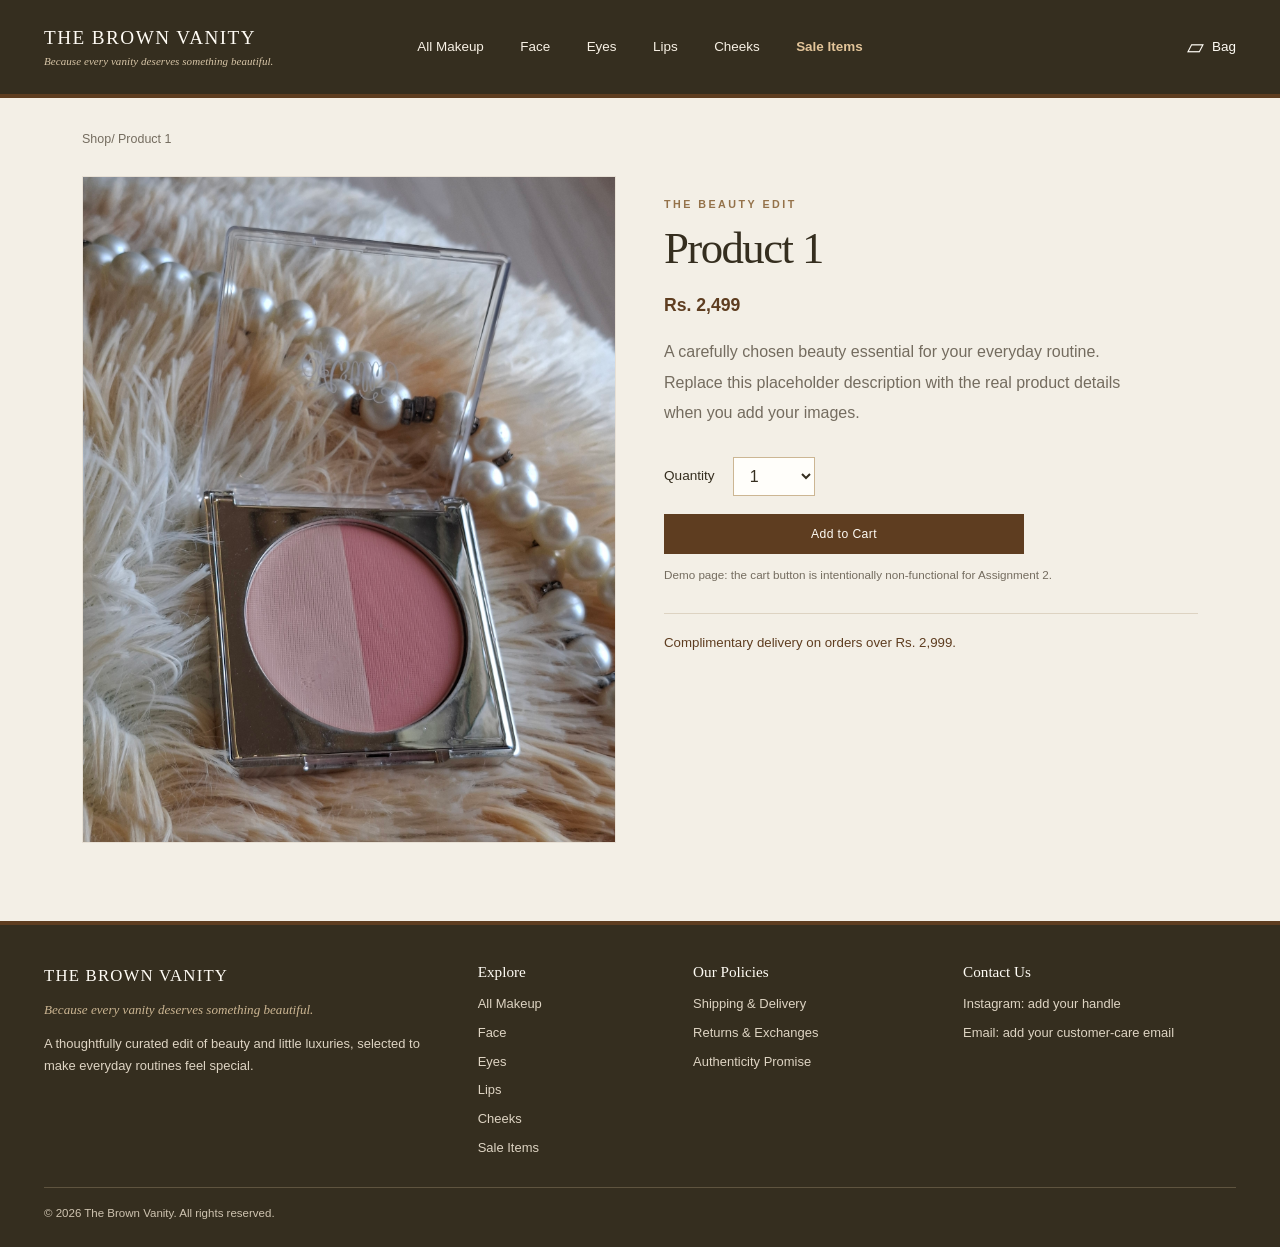
<file: assignment-2/product.html>
<!doctype html>
<html lang="en">
<head>
  <meta charset="utf-8">
  <meta name="viewport" content="width=device-width, initial-scale=1">
  <title>Product 1 | The Brown Vanity</title>
  <meta name="description" content="Discover a carefully selected beauty essential from The Brown Vanity.">
  <link href="https://cdn.jsdelivr.net/npm/bootstrap@5.3.3/dist/css/bootstrap.min.css" rel="stylesheet">
  <link rel="stylesheet" href="style.css">
</head>
<body>
  <header class="site-header">
    <nav class="navbar navbar-expand-lg bv-navbar" aria-label="Main navigation">
      <div class="container-fluid site-container">
        <a class="navbar-brand brand-logo-link" href="index.html" aria-label="The Brown Vanity home">
          <span class="brand-wordmark">THE BROWN VANITY</span>
          <span class="brand-tagline">Because every vanity deserves something beautiful.</span>
        </a>
        <input class="nav-toggle" type="checkbox" id="nav-toggle" aria-label="Toggle navigation">
        <label class="nav-toggle-label" for="nav-toggle" aria-hidden="true">
          <span></span><span></span><span></span>
        </label>
        <div class="nav-menu">
          <ul class="navbar-nav align-items-lg-center">
            <li class="nav-item"><a class="nav-link" href="index.html">All Makeup</a></li>
            <li class="nav-item"><a class="nav-link" href="index.html#products">Face</a></li>
            <li class="nav-item"><a class="nav-link" href="index.html#products">Eyes</a></li>
            <li class="nav-item"><a class="nav-link" href="index.html#products">Lips</a></li>
            <li class="nav-item"><a class="nav-link" href="index.html#products">Cheeks</a></li>
            <li class="nav-item"><a class="nav-link sale-link" href="index.html#products">Sale Items</a></li>
          </ul>
          <a class="cart-link" href="#" aria-label="Shopping bag (not functional yet)">
            <span class="cart-symbol" aria-hidden="true">▱</span><span>Bag</span>
          </a>
        </div>
      </div>
    </nav>
  </header>

  <main class="container site-container product-detail-page">
    <p class="breadcrumb"><a href="index.html">Shop</a> / Product 1</p>
    <section class="row g-5 align-items-start product-detail" aria-labelledby="product-title">
      <div class="col-12 col-md-6">
        <div class="detail-image-wrap">
          <img src="images/picture1.jpg" alt="Product 1" class="detail-image">
        </div>
      </div>
      <div class="col-12 col-md-6 detail-copy">
        <p class="eyebrow">THE BEAUTY EDIT</p>
        <h1 id="product-title">Product 1</h1>
        <p class="detail-price">Rs. 2,499</p>
        <p class="detail-description">
          A carefully chosen beauty essential for your everyday routine. Replace this
          placeholder description with the real product details when you add your images.
        </p>

        <form class="quantity-form" action="#" method="get">
          <label for="quantity">Quantity</label>
          <select id="quantity" name="quantity">
            <option value="1">1</option>
            <option value="2">2</option>
            <option value="3">3</option>
          </select>
        </form>

        <button class="btn btn-brown btn-add-detail" type="button">Add to Cart</button>
        <p class="static-note">Demo page: the cart button is intentionally non-functional for Assignment 2.</p>
        <p class="delivery-inline">Complimentary delivery on orders over Rs. 2,999.</p>
      </div>
    </section>
  </main>

  <footer class="site-footer">
    <div class="container-fluid site-container footer-inner">
      <div class="footer-brand-block">
        <p class="footer-brand">THE BROWN VANITY</p>
        <p class="footer-tagline">Because every vanity deserves something beautiful.</p>
        <p class="footer-description">A thoughtfully curated edit of beauty and little luxuries, selected to make everyday routines feel special.</p>
      </div>
      <div class="footer-column">
        <h2>Explore</h2>
        <a href="index.html">All Makeup</a>
        <a href="index.html#products">Face</a>
        <a href="index.html#products">Eyes</a>
        <a href="index.html#products">Lips</a>
        <a href="index.html#products">Cheeks</a>
        <a href="index.html#products">Sale Items</a>
      </div>
      <div class="footer-column">
        <h2>Our Policies</h2>
        <a href="index.html#delivery">Shipping &amp; Delivery</a>
        <a href="index.html#returns">Returns &amp; Exchanges</a>
        <a href="index.html#authenticity">Authenticity Promise</a>
      </div>
      <div class="footer-column">
        <h2>Contact Us</h2>
        <span>Instagram: add your handle</span>
        <span>Email: add your customer-care email</span>
      </div>
      <p class="copyright">© 2026 The Brown Vanity. All rights reserved.</p>
    </div>
  </footer>
</body>
</html>
</file>
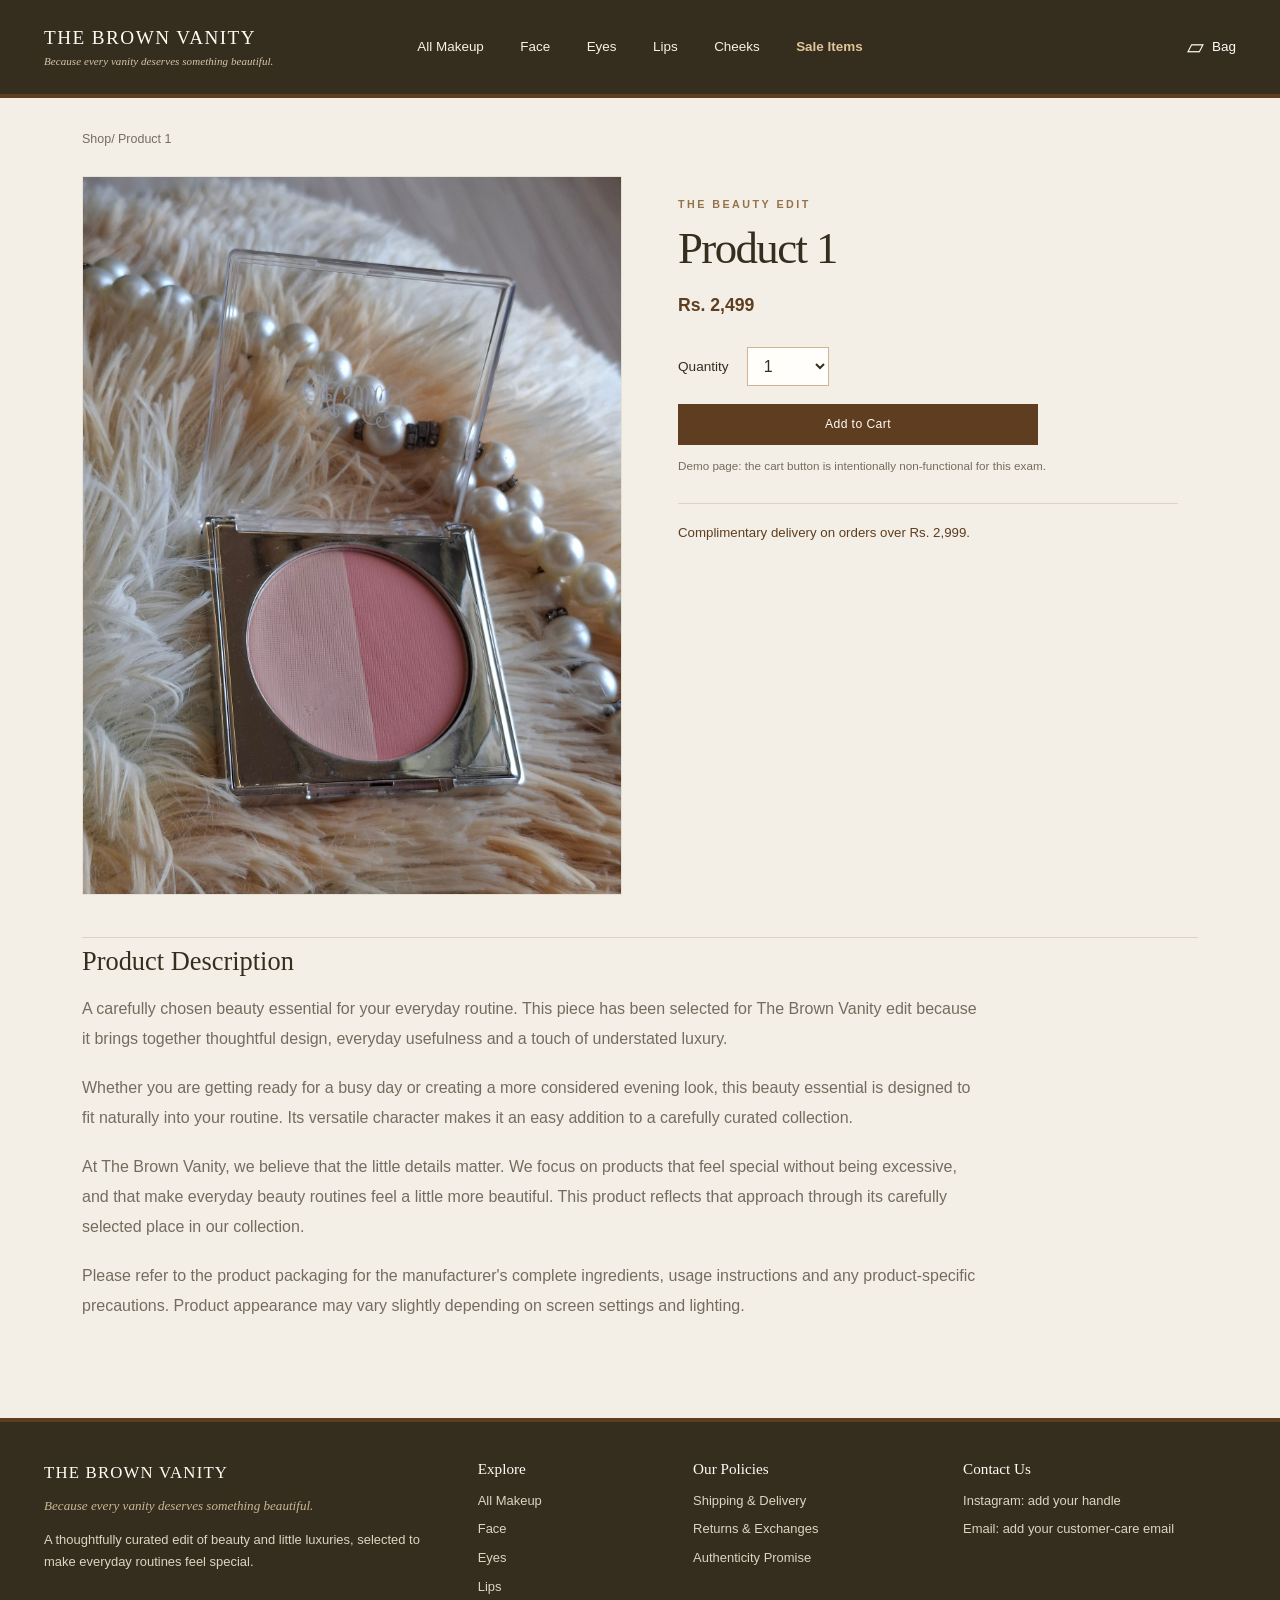
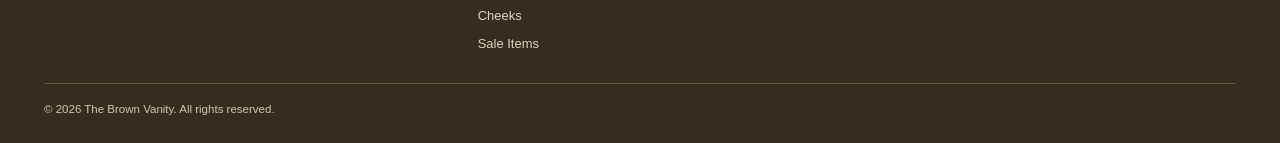
<file: midterm/product.html>
<!doctype html>
<html lang="en">
<head>
  <meta charset="utf-8">
  <meta name="viewport" content="width=device-width, initial-scale=1">
  <title>Product 1 | The Brown Vanity</title>
  <meta name="description" content="Discover a carefully selected beauty essential from The Brown Vanity.">
  <link href="https://cdn.jsdelivr.net/npm/bootstrap@5.3.3/dist/css/bootstrap.min.css" rel="stylesheet">
  <link rel="stylesheet" href="style.css">
</head>
<body>
  <header class="site-header">
    <nav class="navbar navbar-expand-lg bv-navbar" aria-label="Main navigation">
      <div class="container-fluid site-container">
        <a class="navbar-brand brand-logo-link" href="index.html" aria-label="The Brown Vanity home">
          <span class="brand-wordmark">THE BROWN VANITY</span>
          <span class="brand-tagline">Because every vanity deserves something beautiful.</span>
        </a>
        <input class="nav-toggle" type="checkbox" id="nav-toggle" aria-label="Toggle navigation">
        <label class="nav-toggle-label" for="nav-toggle" aria-hidden="true">
          <span></span><span></span><span></span>
        </label>
        <div class="nav-menu">
          <ul class="navbar-nav align-items-lg-center">
            <li class="nav-item"><a class="nav-link" href="index.html">All Makeup</a></li>
            <li class="nav-item"><a class="nav-link" href="index.html#products">Face</a></li>
            <li class="nav-item"><a class="nav-link" href="index.html#products">Eyes</a></li>
            <li class="nav-item"><a class="nav-link" href="index.html#products">Lips</a></li>
            <li class="nav-item"><a class="nav-link" href="index.html#products">Cheeks</a></li>
            <li class="nav-item"><a class="nav-link sale-link" href="index.html#products">Sale Items</a></li>
          </ul>
          <a class="cart-link" href="#" aria-label="Shopping bag (not functional yet)">
            <span class="cart-symbol" aria-hidden="true">▱</span><span>Bag</span>
          </a>
        </div>
      </div>
    </nav>
  </header>

  <main class="container site-container product-detail-page">
    <p class="breadcrumb"><a href="index.html">Shop</a> / Product 1</p>

    <!-- Task 2: CSS Grid layout with named areas for image, details and description. -->
    <section class="product-layout" aria-labelledby="product-title">

      <div class="product-image-area">
        <div class="detail-image-wrap">
          <img src="images/picture1.jpg" alt="Product 1" class="detail-image">
        </div>
      </div>

      <div class="product-details-area detail-copy">
        <p class="eyebrow">THE BEAUTY EDIT</p>
        <h1 id="product-title">Product 1</h1>
        <p class="detail-price">Rs. 2,499</p>

        <form class="quantity-form" action="#" method="get">
          <label for="quantity">Quantity</label>
          <select id="quantity" name="quantity">
            <option value="1">1</option>
            <option value="2">2</option>
            <option value="3">3</option>
          </select>
        </form>

        <button class="btn btn-brown btn-add-detail" type="button">Add to Cart</button>
        <p class="static-note">Demo page: the cart button is intentionally non-functional for this exam.</p>
        <p class="delivery-inline">Complimentary delivery on orders over Rs. 2,999.</p>
      </div>

      <div class="product-description-area">
        <h2>Product Description</h2>
        <p class="detail-description">
          A carefully chosen beauty essential for your everyday routine. This piece has been
          selected for The Brown Vanity edit because it brings together thoughtful design,
          everyday usefulness and a touch of understated luxury.
        </p>
        <p class="detail-description">
          Whether you are getting ready for a busy day or creating a more considered evening
          look, this beauty essential is designed to fit naturally into your routine. Its
          versatile character makes it an easy addition to a carefully curated collection.
        </p>
        <p class="detail-description">
          At The Brown Vanity, we believe that the little details matter. We focus on products
          that feel special without being excessive, and that make everyday beauty routines
          feel a little more beautiful. This product reflects that approach through its
          carefully selected place in our collection.
        </p>
        <p class="detail-description">
          Please refer to the product packaging for the manufacturer's complete ingredients,
          usage instructions and any product-specific precautions. Product appearance may
          vary slightly depending on screen settings and lighting.
        </p>
      </div>

    </section>
  </main>

  <footer class="site-footer">
    <div class="container-fluid site-container footer-inner">
      <div class="footer-brand-block">
        <p class="footer-brand">THE BROWN VANITY</p>
        <p class="footer-tagline">Because every vanity deserves something beautiful.</p>
        <p class="footer-description">A thoughtfully curated edit of beauty and little luxuries, selected to make everyday routines feel special.</p>
      </div>
      <div class="footer-column">
        <h2>Explore</h2>
        <a href="index.html">All Makeup</a>
        <a href="index.html#products">Face</a>
        <a href="index.html#products">Eyes</a>
        <a href="index.html#products">Lips</a>
        <a href="index.html#products">Cheeks</a>
        <a href="index.html#products">Sale Items</a>
      </div>
      <div class="footer-column">
        <h2>Our Policies</h2>
        <a href="index.html#delivery">Shipping &amp; Delivery</a>
        <a href="index.html#returns">Returns &amp; Exchanges</a>
        <a href="index.html#authenticity">Authenticity Promise</a>
      </div>
      <div class="footer-column">
        <h2>Contact Us</h2>
        <span>Instagram: add your handle</span>
        <span>Email: add your customer-care email</span>
      </div>
      <p class="copyright">© 2026 The Brown Vanity. All rights reserved.</p>
    </div>
  </footer>
</body>
</html>
</file>
<file: lab-2/style.css>
/* ------------------------------
   Base styles
--------------------------------- */
:root {
    --ink: #30271f;
    --muted: #76695d;
    --paper: #f5f1e9;
    --white: #fffdfa;
    --accent: #81563b;
    --line: #e4dbcf;
}

* {
    box-sizing: border-box;
}

body {
    margin: 0;
    background: var(--paper);
    color: var(--ink);
    font-family: Arial, Helvetica, sans-serif;
}

/* ------------------------------
   Responsive navbar
   Bootstrap navbar-expand-md
   expands at 768px
--------------------------------- */
.site-header {
    background: var(--white);
    border-bottom: 1px solid var(--line);
}

.nav-layout {
    min-height: 78px;
    display: grid;
    grid-template-columns: 1fr auto 1fr;
    align-items: center;
    padding: 0 5%;
}

.brand-name {
    justify-self: start;
    color: var(--ink);
    font-family: Georgia, "Times New Roman", serif;
    font-size: 1.45rem;
    font-weight: bold;
    letter-spacing: 2px;
    margin: 0;
}

.brand-name span {
    color: var(--accent);
}

.nav-links-wrap {
    justify-self: center;
}

.nav-links {
    display: flex;
    align-items: center;
    gap: 22px;
}

.nav-links .nav-link {
    color: var(--ink);
    font-size: 0.95rem;
    transition: color 0.2s ease;
}

.nav-links .nav-link:hover,
.nav-links .nav-link.active {
    color: var(--accent);
}

.cart-link {
    justify-self: end;
    display: flex;
    align-items: center;
    gap: 8px;
    color: var(--ink);
    text-decoration: none;
    font-size: 0.95rem;
}

.cart-link:hover {
    color: var(--accent);
}

.navbar-toggler {
    border-color: var(--line);
}

/* ------------------------------
   Intro section
--------------------------------- */
.intro {
    text-align: center;
    padding: 65px 20px 55px;
}

.eyebrow {
    color: var(--accent);
    font-size: 0.72rem;
    font-weight: bold;
    letter-spacing: 3px;
    margin-bottom: 12px;
}

.intro h1 {
    font-family: Georgia, "Times New Roman", serif;
    font-size: clamp(2.2rem, 5vw, 3.8rem);
    margin-bottom: 12px;
}

.intro-text {
    color: var(--muted);
    margin: 0;
}

/* ------------------------------
   Product grid
   Desktop: 4 columns
   Tablet: 2 columns
   Phone: 1 column
--------------------------------- */
.products-section {
    width: min(1400px, 90%);
    margin: 0 auto 75px;
}

.section-heading {
    display: flex;
    justify-content: space-between;
    align-items: end;
    border-bottom: 1px solid var(--line);
    padding-bottom: 18px;
    margin-bottom: 25px;
}

.section-heading .eyebrow {
    margin-bottom: 5px;
}

.section-heading h2 {
    font-family: Georgia, "Times New Roman", serif;
    font-size: 2rem;
    margin: 0;
}

.product-count {
    color: var(--muted);
    font-size: 0.85rem;
    padding-bottom: 5px;
}

.product-grid {
    display: grid;
    grid-template-columns: repeat(4, minmax(0, 1fr));
    gap: 24px;
}

.product-card {
    background: var(--white);
    border: 1px solid var(--line);
    min-width: 0;
    transition: transform 0.2s ease, box-shadow 0.2s ease;
}

.product-card:hover {
    transform: translateY(-4px);
    box-shadow: 0 10px 24px rgba(48, 39, 31, 0.08);
}

.product-visual {
    min-height: 230px;
    display: flex;
    justify-content: center;
    align-items: center;
    color: rgba(48, 39, 31, 0.65);
    font-family: Georgia, "Times New Roman", serif;
    font-size: 2.8rem;
}

.visual-one { background: linear-gradient(135deg, #dfc9b1, #a98568); }
.visual-two { background: linear-gradient(135deg, #d9e0d5, #879b88); }
.visual-three { background: linear-gradient(135deg, #ead7d2, #bd8f86); }
.visual-four { background: linear-gradient(135deg, #e9dfc5, #b9a477); }
.visual-five { background: linear-gradient(135deg, #d7c7bd, #90776b); }
.visual-six { background: linear-gradient(135deg, #d7dce2, #8d9aa9); }
.visual-seven { background: linear-gradient(135deg, #e5d8b9, #b69b69); }
.visual-eight { background: linear-gradient(135deg, #d8d0c4, #928475); }

.product-info {
    padding: 18px;
}

.product-info h3 {
    font-family: Georgia, "Times New Roman", serif;
    font-size: 1.2rem;
    margin-bottom: 8px;
}

.product-info p {
    color: var(--accent);
    font-weight: bold;
    margin-bottom: 15px;
}

.product-button {
    display: block;
    width: 100%;
    background: var(--ink);
    color: white;
    border-radius: 0;
    padding: 11px;
}

.product-button:hover {
    background: var(--accent);
    color: white;
}

/* ------------------------------
   Footer
--------------------------------- */
footer {
    background: var(--ink);
    color: #f5f1e9;
    text-align: center;
    padding: 24px 15px;
    font-size: 0.85rem;
}

footer p {
    margin: 0;
}

/* Tablet: 2 columns */
@media (min-width: 768px) and (max-width: 991.98px) {
    .product-grid {
        grid-template-columns: repeat(2, minmax(0, 1fr));
    }

    .nav-links {
        gap: 10px;
    }

    .nav-layout {
        padding: 0 3%;
    }
}

/* Phone: 1 column and collapsed navbar */
@media (max-width: 767.98px) {
    .nav-layout {
        min-height: 70px;
        display: flex;
        flex-wrap: wrap;
        justify-content: space-between;
        padding: 10px 5%;
    }

    .brand-name {
        font-size: 1.2rem;
        margin-right: auto;
    }

    .navbar-toggler {
        order: 2;
        margin-left: 12px;
    }

    .cart-link {
        order: 1;
        margin-left: auto;
    }

    .nav-links-wrap {
        order: 3;
        flex-basis: 100%;
        width: 100%;
    }

    .nav-links {
        align-items: stretch;
        gap: 0;
        padding: 12px 0 5px;
    }

    .nav-links .nav-link {
        padding: 10px 4px;
        border-top: 1px solid var(--line);
    }

    .intro {
        padding: 45px 18px 38px;
    }

    .products-section {
        width: 90%;
    }

    .product-grid {
        grid-template-columns: 1fr;
        gap: 20px;
    }

    .product-visual {
        min-height: 250px;
    }

    .section-heading h2 {
        font-size: 1.6rem;
    }
}
</file>
<file: lab-assignment-1/styles.css>
* { box-sizing: border-box; }
body { margin: 0; font-family: Arial, Helvetica, sans-serif; background-color: #f4f1eb; color: #2f2b27; line-height: 1.6; }
.site-header { background-color: #352e1f; color: #ffffff; padding: 45px 30px; }
.header-content { max-width: 900px; margin: 0 auto; min-height: 145px; }
.profile-photo { float: left; width: 145px; height: 145px; border: 5px solid #ccb693; border-radius: 50%; object-fit: cover; margin-right: 30px; }
.header-content::after { content: ""; display: block; clear: both; }
.intro { padding-top: 20px; }
.intro h1 { margin: 5px 0; font-family: Georgia, "Times New Roman", serif; font-size: 42px; letter-spacing: 1px; }
.eyebrow { margin: 0; color: #ccb693; font-size: 13px; font-weight: 700; letter-spacing: 2px; }
.tagline { margin: 8px 0; font-size: 18px; }
.location { margin: 0; color: #ccb693; }
.navigation { background-color: #5e3d20; padding: 14px 20px; text-align: center; }
.navigation a { display: inline-block; color: #ffffff; text-decoration: none; font-weight: 700; margin: 0 14px; }
.navigation a:hover { text-decoration: underline; }
main { max-width: 900px; margin: 35px auto; padding: 0 20px; }
.section-card { background-color: #ffffff; border: 1px solid #d8cfc1; border-radius: 8px; padding: 28px; margin-bottom: 24px; }
h2 { margin-top: 0; padding-bottom: 10px; border-bottom: 2px solid #ccb693; color: #352e1f; font-family: Georgia, "Times New Roman", serif; font-size: 27px; }
h3 { color: #5e3d20; margin-bottom: 5px; }
.education-item, .project { padding: 12px 0; border-bottom: 1px solid #e5ded4; }
.education-item:last-child, .project:last-child { border-bottom: none; }
.education-item p, .project p { margin: 5px 0; }
.muted { color: #787350; font-weight: 700; }
.skills-list { list-style: none; padding: 0; margin: 15px 0 25px; }
.skills-list::after { content: ""; display: block; clear: both; }
.skills-list li { float: left; background-color: #ccb693; color: #352e1f; padding: 8px 14px; margin: 0 10px 10px 0; border-radius: 5px; font-weight: 700; }
.language-list { padding-left: 22px; clear: both; }
a { color: #5e3d20; }
address { font-style: normal; }
address p { margin: 10px 0; }
footer { text-align: center; background-color: #352e1f; color: #ccb693; padding: 20px; margin-top: 40px; }
footer p { margin: 0; }
</file>
<file: assignment-2/style.css>
/* THE BROWN VANITY — CV-inspired visual system
   Design rule: cocoa anchors the interface; cream is the canvas; caramel is an accent.
   Bootstrap supplies the responsive grid and navbar structure. */
:root {
  --pine-bark: #352E1F;
  --soft-leather: #5E3D20;
  --dull-chestnut: #94724A;
  --windy-dunes: #CCB693;
  --olive-grove: #787350;
  --deep-mahogany: #481911;
  --paper: #F3EFE6;
  --card: #FFFEFA;
  --line: #DDD3C2;
  --muted: #746C5F;
}

* { box-sizing: border-box; }
html { scroll-behavior: smooth; }
body {
  margin: 0;
  background: var(--paper);
  color: var(--pine-bark);
  font-family: "Segoe UI", Arial, sans-serif;
  line-height: 1.6;
  letter-spacing: 0;
}
a { color: inherit; }
.site-container { width: min(100% - 64px, 1440px); margin-inline: auto; }

/* One confident dark header, inspired by the user's personal CV. */
.site-header { background: var(--pine-bark); border-bottom: 4px solid var(--soft-leather); }
.bv-navbar { min-height: 94px; padding: 12px 0; background: var(--pine-bark); }
.brand-logo-link {
  display: flex; flex: 0 0 auto; flex-direction: column; justify-content: center;
  margin: 0; padding: 0; text-decoration: none; line-height: 1.15;
}
.brand-wordmark {
  color: #FFFCF5; font-family: Georgia, "Times New Roman", serif;
  font-size: clamp(1rem, 1.5vw, 1.28rem); letter-spacing: .075em; white-space: nowrap;
}
.brand-tagline {
  margin-top: 6px;
  color: #D7C5A7;
  font-family: Georgia, "Times New Roman", serif;
  font-size: .69rem;
  font-style: italic;
  letter-spacing: .005em;
  white-space: nowrap;
}
.nav-menu { display: flex; flex: 1; align-items: center; justify-content: center; gap: 25px; }
.nav-menu .navbar-nav {
  display: flex; flex-direction: row; justify-content: center; gap: clamp(12px, 1.6vw, 26px);
  margin: 0 auto;
}
.nav-menu .nav-link {
  padding: 8px 2px; color: #F8F1E5; font-size: .84rem; white-space: nowrap;
  transition: color .18s ease;
}
.nav-menu .nav-link:hover, .nav-menu .nav-link:focus, .nav-menu .nav-link.active { color: var(--windy-dunes); }
.nav-menu .sale-link { color: #E3C59A; font-weight: 600; }
.cart-link {
  display: inline-flex; align-items: center; gap: 8px; flex: 0 0 auto;
  padding: 8px 0 8px 8px; color: #FFFCF5; text-decoration: none; font-size: .84rem;
}
.cart-link:hover { color: var(--windy-dunes); }
.cart-symbol { font-size: 1.35rem; line-height: 1; }
.nav-toggle, .nav-toggle-label { display: none; }

/* The hero stays light: typography, not another coloured rectangle, creates the focus. */
.page-content { padding-top: 48px; padding-bottom: 78px; }
.page-intro { margin: 0 0 44px; padding: 0 0 28px; text-align: center; border-bottom: 1px solid var(--line); }
.eyebrow {
  margin: 0 0 10px; color: var(--dull-chestnut); font-size: .67rem;
  font-weight: 700; letter-spacing: .23em;
}
.page-intro h1, .detail-copy h1 {
  margin: 0; color: var(--pine-bark); font-family: Georgia, "Times New Roman", serif;
  font-size: clamp(2.35rem, 4.4vw, 3.8rem); font-weight: 400; letter-spacing: -.035em; line-height: 1.12;
}
.intro-copy {
  margin: 14px 0 0; color: var(--muted); font-family: Georgia, "Times New Roman", serif;
  font-size: 1.04rem; font-style: italic;
}
.shop-section { width: 100%; }
.product-toolbar {
  display: flex;
  justify-content: space-between;
  align-items: flex-end;
  gap: 18px;
  margin: 0 0 20px;
  padding: 0 0 15px;
  border-bottom: 1px solid var(--line);
}
.collection-heading { position: relative; }
.collection-kicker {
  display: block;
  margin: 0 0 5px;
  color: var(--dull-chestnut);
  font-size: .61rem;
  font-weight: 700;
  letter-spacing: .2em;
}
.collection-heading h2 {
  margin: 0;
  color: var(--pine-bark);
  font-family: Georgia, "Times New Roman", serif;
  font-size: clamp(1.35rem, 2vw, 1.65rem);
  font-weight: 400;
  letter-spacing: -.025em;
  line-height: 1.2;
}
.collection-count {
  display: inline-flex;
  align-items: baseline;
  gap: 7px;
  padding: 6px 0 3px 14px;
  border-left: 1px solid var(--windy-dunes);
  color: var(--soft-leather);
  font-family: Georgia, "Times New Roman", serif;
  font-size: .95rem;
  white-space: nowrap;
}
.collection-count span {
  color: var(--muted);
  font-family: "Segoe UI", Arial, sans-serif;
  font-size: .7rem;
  letter-spacing: .025em;
}
.product-card {
  height: 100%; padding: 0 0 16px; background: var(--card); border: 1px solid #E7E0D5;
  box-shadow: 0 2px 8px rgba(53,46,31,.035); transition: box-shadow .2s ease, transform .2s ease;
}
.product-card:hover { transform: translateY(-2px); box-shadow: 0 8px 22px rgba(53,46,31,.08); }
.product-image-link { display: block; overflow: hidden; background: #EAE3D7; aspect-ratio: 4 / 5; }
.product-image { display: block; width: 100%; height: 100%; object-fit: cover; transition: transform .25s ease; }
.product-image-link:hover .product-image { transform: scale(1.025); }
.product-info { padding: 14px 14px 0; }
.product-info h2 {
  margin: 0 0 5px; font-family: Georgia, "Times New Roman", serif; font-size: 1.02rem; font-weight: 400;
}
.product-info h2 a { text-decoration: none; }
.product-info h2 a:hover { color: var(--dull-chestnut); }
.product-price { margin: 0 0 12px; color: var(--soft-leather); font-size: .88rem; font-weight: 700; }
.btn-brown {
  display: inline-block; width: 100%; padding: 10px 12px; border: 1px solid var(--soft-leather);
  border-radius: 0; background: var(--soft-leather); color: #FFFCF5; font-size: .76rem;
  letter-spacing: .035em; text-align: center; text-decoration: none; transition: background .18s ease, border-color .18s ease;
}
.btn-brown:hover, .btn-brown:focus { border-color: var(--pine-bark); background: var(--pine-bark); color: #FFFCF5; }
.btn-brown:focus-visible, .nav-link:focus-visible, .footer-column a:focus-visible { outline: 2px solid var(--windy-dunes); outline-offset: 3px; }

/* CV-like footer: same dark anchor as the header, clear information columns. */
.site-footer { padding: 38px 0 25px; background: var(--pine-bark); color: #F8F1E5; border-top: 4px solid var(--soft-leather); }
.footer-inner {
  display: grid; grid-template-columns: minmax(250px, 1.45fr) minmax(120px, .65fr) minmax(170px, .85fr) minmax(210px, 1fr);
  gap: 26px 38px; align-items: start;
}
.footer-brand { margin: 0 0 9px; color: #FFFCF5; font-family: Georgia, "Times New Roman", serif; font-size: 1.05rem; letter-spacing: .07em; }
.footer-tagline { max-width: 290px; margin: 0; color: var(--windy-dunes); font-family: Georgia, "Times New Roman", serif; font-size: .82rem; font-style: italic; }
.footer-description { max-width: 390px; margin: 13px 0 0; color: #DED4C3; font-size: .81rem; line-height: 1.7; }
.footer-column { display: flex; flex-direction: column; align-items: flex-start; gap: 8px; color: #DED4C3; font-size: .81rem; overflow-wrap: anywhere; }
.footer-column h2 { margin: 0 0 5px; color: #FFFCF5; font-family: Georgia, "Times New Roman", serif; font-size: .95rem; font-weight: 400; }
.footer-column a { color: inherit; text-decoration: none; }
.footer-column a:hover { color: var(--windy-dunes); }
.copyright { grid-column: 1 / -1; margin: 2px 0 0; padding-top: 16px; border-top: 1px solid rgba(204,182,147,.28); color: #CFC4B1; font-size: .72rem; }

/* Product detail page */
.product-detail-page { padding-top: 32px; padding-bottom: 78px; }
.breadcrumb { margin: 0 0 26px; color: var(--muted); font-size: .78rem; }
.breadcrumb a { text-decoration: none; }
.breadcrumb a:hover { color: var(--dull-chestnut); }
.detail-image-wrap { overflow: hidden; background: #EAE3D7; border: 1px solid #E7E0D5; }
.detail-image { display: block; width: 100%; max-height: 720px; aspect-ratio: 4 / 5; object-fit: cover; }
.detail-copy { padding-top: 20px; }
.detail-copy h1 { font-size: clamp(2rem, 3.5vw, 3.2rem); }
.detail-price { margin: 18px 0; color: var(--soft-leather); font-size: 1.1rem; font-weight: 700; }
.detail-description { max-width: 480px; color: var(--muted); line-height: 1.9; }
.quantity-form { display: flex; align-items: center; gap: 18px; margin: 28px 0 18px; }
.quantity-form label { font-size: .85rem; }
.quantity-form select { min-width: 82px; padding: 9px 12px; border: 1px solid var(--windy-dunes); border-radius: 0; background: var(--card); color: var(--pine-bark); }
.btn-add-detail { max-width: 360px; cursor: pointer; }
.static-note { margin: 12px 0 0; color: var(--muted); font-size: .73rem; }
.delivery-inline { margin-top: 28px; padding-top: 18px; border-top: 1px solid var(--line); color: var(--soft-leather); font-size: .83rem; }
.anchor-target { display: block; height: 0; }

@media (min-width: 992px) {
  .bv-navbar .site-container { position: relative; }
  .nav-menu { position: static; }
  .nav-menu .navbar-nav { position: absolute; left: 50%; transform: translateX(-50%); width: max-content; }
  .cart-link { margin-left: auto; }
}
@media (max-width: 991.98px) {
  .site-container { width: min(100% - 40px, 1440px); }
  .bv-navbar { min-height: 88px; }
  .nav-menu { gap: 14px; }
  .nav-menu .navbar-nav { gap: 12px; }
  .nav-menu .nav-link { font-size: .78rem; }
}
@media (max-width: 767.98px) {
  .site-container { width: min(100% - 30px, 1440px); }
  .bv-navbar { min-height: 78px; padding: 10px 0; }
  .brand-wordmark { font-size: .94rem; letter-spacing: .045em; }
  .brand-tagline { max-width: 230px; font-size: .62rem; white-space: normal; line-height: 1.25; }
  .nav-toggle { position: absolute; width: 1px; height: 1px; overflow: hidden; clip-path: inset(50%); white-space: nowrap; }
  .nav-toggle-label { display: flex; width: 38px; height: 34px; margin-left: auto; flex-direction: column; justify-content: center; gap: 5px; padding: 5px; cursor: pointer; }
  .nav-toggle-label span { display: block; width: 27px; height: 1px; background: #F8F1E5; }
  .nav-toggle:focus-visible + .nav-toggle-label { outline: 2px solid var(--windy-dunes); outline-offset: 4px; }
  .nav-menu { display: none; flex: none; width: 100%; margin-left: 0; padding-top: 15px; flex-direction: column; align-items: stretch; gap: 8px; }
  .nav-menu .navbar-nav { position: static; width: 100%; flex-direction: column; align-items: stretch !important; gap: 0; transform: none; }
  .nav-toggle:checked ~ .nav-menu { display: flex; }
  .nav-menu .nav-link { padding: 11px 0; border-top: 1px solid rgba(204,182,147,.23); font-size: .87rem; }
  .cart-link { align-self: flex-start; padding: 8px 0; }
  .page-content { padding-top: 36px; padding-bottom: 55px; }
  .page-intro { margin-bottom: 30px; padding-bottom: 24px; }
  .product-toolbar { align-items: flex-start; }
  .product-toolbar p { font-size: 1rem; }
  .footer-inner { grid-template-columns: 1fr 1fr; gap: 26px 22px; }
  .footer-brand-block, .copyright { grid-column: 1 / -1; }
  .product-detail-page { padding-top: 24px; }
  .detail-copy { padding-top: 0; }
}
@media (max-width: 420px) {
  .footer-inner { grid-template-columns: 1fr; }
  .footer-brand-block, .copyright { grid-column: auto; }
  .collection-count { flex-direction: column; align-items: flex-end; gap: 0; }
   .collection-count span { white-space: nowrap; }
}
@media (prefers-reduced-motion: reduce) {
  html { scroll-behavior: auto; }
  *, *::before, *::after { transition-duration: .01ms !important; }
}
</file>
<file: midterm/style.css>
/* THE BROWN VANITY — CV-inspired visual system
   Design rule: cocoa anchors the interface; cream is the canvas; caramel is an accent.
   Bootstrap supplies the responsive grid and navbar structure. */
:root {
  --pine-bark: #352E1F;
  --soft-leather: #5E3D20;
  --dull-chestnut: #94724A;
  --windy-dunes: #CCB693;
  --olive-grove: #787350;
  --deep-mahogany: #481911;
  --paper: #F3EFE6;
  --card: #FFFEFA;
  --line: #DDD3C2;
  --muted: #746C5F;
}

* { box-sizing: border-box; }
html { scroll-behavior: smooth; }
body {
  margin: 0;
  background: var(--paper);
  color: var(--pine-bark);
  font-family: "Segoe UI", Arial, sans-serif;
  line-height: 1.6;
  letter-spacing: 0;
}
a { color: inherit; }
.site-container { width: min(100% - 64px, 1440px); margin-inline: auto; }

/* One confident dark header, inspired by the user's personal CV. */
.site-header { background: var(--pine-bark); border-bottom: 4px solid var(--soft-leather); }
.bv-navbar { min-height: 94px; padding: 12px 0; background: var(--pine-bark); }
.brand-logo-link {
  display: flex; flex: 0 0 auto; flex-direction: column; justify-content: center;
  margin: 0; padding: 0; text-decoration: none; line-height: 1.15;
}
.brand-wordmark {
  color: #FFFCF5; font-family: Georgia, "Times New Roman", serif;
  font-size: clamp(1rem, 1.5vw, 1.28rem); letter-spacing: .075em; white-space: nowrap;
}
.brand-tagline {
  margin-top: 6px;
  color: #D7C5A7;
  font-family: Georgia, "Times New Roman", serif;
  font-size: .69rem;
  font-style: italic;
  letter-spacing: .005em;
  white-space: nowrap;
}
.nav-menu { display: flex; flex: 1; align-items: center; justify-content: center; gap: 25px; }
.nav-menu .navbar-nav {
  display: flex; flex-direction: row; justify-content: center; gap: clamp(12px, 1.6vw, 26px);
  margin: 0 auto;
}
.nav-menu .nav-link {
  padding: 8px 2px; color: #F8F1E5; font-size: .84rem; white-space: nowrap;
  transition: color .18s ease;
}
.nav-menu .nav-link:hover, .nav-menu .nav-link:focus, .nav-menu .nav-link.active { color: var(--windy-dunes); }
.nav-menu .sale-link { color: #E3C59A; font-weight: 600; }
.cart-link {
  display: inline-flex; align-items: center; gap: 8px; flex: 0 0 auto;
  padding: 8px 0 8px 8px; color: #FFFCF5; text-decoration: none; font-size: .84rem;
}
.cart-link:hover { color: var(--windy-dunes); }
.cart-symbol { font-size: 1.35rem; line-height: 1; }
.nav-toggle, .nav-toggle-label { display: none; }

/* The hero stays light: typography, not another coloured rectangle, creates the focus. */
.page-content { padding-top: 48px; padding-bottom: 78px; }
.page-intro { margin: 0 0 44px; padding: 0 0 28px; text-align: center; border-bottom: 1px solid var(--line); }
.eyebrow {
  margin: 0 0 10px; color: var(--dull-chestnut); font-size: .67rem;
  font-weight: 700; letter-spacing: .23em;
}
.page-intro h1, .detail-copy h1 {
  margin: 0; color: var(--pine-bark); font-family: Georgia, "Times New Roman", serif;
  font-size: clamp(2.35rem, 4.4vw, 3.8rem); font-weight: 400; letter-spacing: -.035em; line-height: 1.12;
}
.intro-copy {
  margin: 14px 0 0; color: var(--muted); font-family: Georgia, "Times New Roman", serif;
  font-size: 1.04rem; font-style: italic;
}
.shop-section { width: 100%; }
.product-toolbar {
  display: flex;
  justify-content: space-between;
  align-items: flex-end;
  gap: 18px;
  margin: 0 0 20px;
  padding: 0 0 15px;
  border-bottom: 1px solid var(--line);
}
.collection-heading { position: relative; }
.collection-kicker {
  display: block;
  margin: 0 0 5px;
  color: var(--dull-chestnut);
  font-size: .61rem;
  font-weight: 700;
  letter-spacing: .2em;
}
.collection-heading h2 {
  margin: 0;
  color: var(--pine-bark);
  font-family: Georgia, "Times New Roman", serif;
  font-size: clamp(1.35rem, 2vw, 1.65rem);
  font-weight: 400;
  letter-spacing: -.025em;
  line-height: 1.2;
}
.collection-count {
  display: inline-flex;
  align-items: baseline;
  gap: 7px;
  padding: 6px 0 3px 14px;
  border-left: 1px solid var(--windy-dunes);
  color: var(--soft-leather);
  font-family: Georgia, "Times New Roman", serif;
  font-size: .95rem;
  white-space: nowrap;
}
.collection-count span {
  color: var(--muted);
  font-family: "Segoe UI", Arial, sans-serif;
  font-size: .7rem;
  letter-spacing: .025em;
}
.product-card {
  height: 100%; padding: 0 0 16px; background: var(--card); border: 1px solid #E7E0D5;
  box-shadow: 0 2px 8px rgba(53,46,31,.035); transition: box-shadow .2s ease, transform .2s ease;
}
.product-card:hover { transform: translateY(-2px); box-shadow: 0 8px 22px rgba(53,46,31,.08); }
.product-image-link { display: block; overflow: hidden; background: #EAE3D7; aspect-ratio: 4 / 5; }
.product-image { display: block; width: 100%; height: 100%; object-fit: cover; transition: transform .25s ease; }
.product-image-link:hover .product-image { transform: scale(1.025); }
.product-info { padding: 14px 14px 0; }
.product-info h2 {
  margin: 0 0 5px; font-family: Georgia, "Times New Roman", serif; font-size: 1.02rem; font-weight: 400;
}
.product-info h2 a { text-decoration: none; }
.product-info h2 a:hover { color: var(--dull-chestnut); }
.product-price { margin: 0 0 12px; color: var(--soft-leather); font-size: .88rem; font-weight: 700; }
.btn-brown {
  display: inline-block; width: 100%; padding: 10px 12px; border: 1px solid var(--soft-leather);
  border-radius: 0; background: var(--soft-leather); color: #FFFCF5; font-size: .76rem;
  letter-spacing: .035em; text-align: center; text-decoration: none; transition: background .18s ease, border-color .18s ease;
}
.btn-brown:hover, .btn-brown:focus { border-color: var(--pine-bark); background: var(--pine-bark); color: #FFFCF5; }
.btn-brown:focus-visible, .nav-link:focus-visible, .footer-column a:focus-visible { outline: 2px solid var(--windy-dunes); outline-offset: 3px; }

/* CV-like footer: same dark anchor as the header, clear information columns. */
.site-footer { padding: 38px 0 25px; background: var(--pine-bark); color: #F8F1E5; border-top: 4px solid var(--soft-leather); }
.footer-inner {
  display: grid; grid-template-columns: minmax(250px, 1.45fr) minmax(120px, .65fr) minmax(170px, .85fr) minmax(210px, 1fr);
  gap: 26px 38px; align-items: start;
}
.footer-brand { margin: 0 0 9px; color: #FFFCF5; font-family: Georgia, "Times New Roman", serif; font-size: 1.05rem; letter-spacing: .07em; }
.footer-tagline { max-width: 290px; margin: 0; color: var(--windy-dunes); font-family: Georgia, "Times New Roman", serif; font-size: .82rem; font-style: italic; }
.footer-description { max-width: 390px; margin: 13px 0 0; color: #DED4C3; font-size: .81rem; line-height: 1.7; }
.footer-column { display: flex; flex-direction: column; align-items: flex-start; gap: 8px; color: #DED4C3; font-size: .81rem; overflow-wrap: anywhere; }
.footer-column h2 { margin: 0 0 5px; color: #FFFCF5; font-family: Georgia, "Times New Roman", serif; font-size: .95rem; font-weight: 400; }
.footer-column a { color: inherit; text-decoration: none; }
.footer-column a:hover { color: var(--windy-dunes); }
.copyright { grid-column: 1 / -1; margin: 2px 0 0; padding-top: 16px; border-top: 1px solid rgba(204,182,147,.28); color: #CFC4B1; font-size: .72rem; }

/* Product detail page */
.product-detail-page { padding-top: 32px; padding-bottom: 78px; }
.breadcrumb { margin: 0 0 26px; color: var(--muted); font-size: .78rem; }
.breadcrumb a { text-decoration: none; }
.breadcrumb a:hover { color: var(--dull-chestnut); }
.detail-image-wrap { overflow: hidden; background: #EAE3D7; border: 1px solid #E7E0D5; }
.detail-image { display: block; width: 100%; max-height: 720px; aspect-ratio: 4 / 5; object-fit: cover; }
.detail-copy { padding-top: 20px; }
.detail-copy h1 { font-size: clamp(2rem, 3.5vw, 3.2rem); }
.detail-price { margin: 18px 0; color: var(--soft-leather); font-size: 1.1rem; font-weight: 700; }
.detail-description { max-width: 480px; color: var(--muted); line-height: 1.9; }
.quantity-form { display: flex; align-items: center; gap: 18px; margin: 28px 0 18px; }
.quantity-form label { font-size: .85rem; }
.quantity-form select { min-width: 82px; padding: 9px 12px; border: 1px solid var(--windy-dunes); border-radius: 0; background: var(--card); color: var(--pine-bark); }
.btn-add-detail { max-width: 360px; cursor: pointer; }
.static-note { margin: 12px 0 0; color: var(--muted); font-size: .73rem; }
.delivery-inline { margin-top: 28px; padding-top: 18px; border-top: 1px solid var(--line); color: var(--soft-leather); font-size: .83rem; }
.anchor-target { display: block; height: 0; }

@media (min-width: 992px) {
  .bv-navbar .site-container { position: relative; }
  .nav-menu { position: static; }
  .nav-menu .navbar-nav { position: absolute; left: 50%; transform: translateX(-50%); width: max-content; }
  .cart-link { margin-left: auto; }
}
@media (max-width: 991.98px) {
  .site-container { width: min(100% - 40px, 1440px); }
  .bv-navbar { min-height: 88px; }
  .nav-menu { gap: 14px; }
  .nav-menu .navbar-nav { gap: 12px; }
  .nav-menu .nav-link { font-size: .78rem; }
}
@media (max-width: 767.98px) {
  .site-container { width: min(100% - 30px, 1440px); }
  .bv-navbar { min-height: 78px; padding: 10px 0; }
  .brand-wordmark { font-size: .94rem; letter-spacing: .045em; }
  .brand-tagline { max-width: 230px; font-size: .62rem; white-space: normal; line-height: 1.25; }
  .nav-toggle { position: absolute; width: 1px; height: 1px; overflow: hidden; clip-path: inset(50%); white-space: nowrap; }
  .nav-toggle-label { display: flex; width: 38px; height: 34px; margin-left: auto; flex-direction: column; justify-content: center; gap: 5px; padding: 5px; cursor: pointer; }
  .nav-toggle-label span { display: block; width: 27px; height: 1px; background: #F8F1E5; }
  .nav-toggle:focus-visible + .nav-toggle-label { outline: 2px solid var(--windy-dunes); outline-offset: 4px; }
  .nav-menu { display: none; flex: none; width: 100%; margin-left: 0; padding-top: 15px; flex-direction: column; align-items: stretch; gap: 8px; }
  .nav-menu .navbar-nav { position: static; width: 100%; flex-direction: column; align-items: stretch !important; gap: 0; transform: none; }
  .nav-toggle:checked ~ .nav-menu { display: flex; }
  .nav-menu .nav-link { padding: 11px 0; border-top: 1px solid rgba(204,182,147,.23); font-size: .87rem; }
  .cart-link { align-self: flex-start; padding: 8px 0; }
  .page-content { padding-top: 36px; padding-bottom: 55px; }
  .page-intro { margin-bottom: 30px; padding-bottom: 24px; }
  .product-toolbar { align-items: flex-start; }
  .product-toolbar p { font-size: 1rem; }
  .footer-inner { grid-template-columns: 1fr 1fr; gap: 26px 22px; }
  .footer-brand-block, .copyright { grid-column: 1 / -1; }
  .product-detail-page { padding-top: 24px; }
  .detail-copy { padding-top: 0; }
}
@media (max-width: 420px) {
  .footer-inner { grid-template-columns: 1fr; }
  .footer-brand-block, .copyright { grid-column: auto; }
  .collection-count { flex-direction: column; align-items: flex-end; gap: 0; }
   .collection-count span { white-space: nowrap; }
}
@media (prefers-reduced-motion: reduce) {
  html { scroll-behavior: auto; }
  *, *::before, *::after { transition-duration: .01ms !important; }
}

/* TASK 1 — CSS-only category filter */
.category-filter {
  display: flex;
  flex-wrap: wrap;
  align-items: center;
  gap: 9px;
  margin: 0 0 24px;
}

/* Keep radio inputs available to keyboard users and assistive technology. */
.filter-radio {
  position: absolute;
  width: 1px;
  height: 1px;
  padding: 0;
  margin: -1px;
  overflow: hidden;
  clip: rect(0, 0, 0, 0);
  white-space: nowrap;
  border: 0;
}

.filter-label {
  display: inline-block;
  margin: 0;
  padding: 8px 17px;
  border: 1px solid var(--line);
  background: var(--card);
  color: var(--soft-leather);
  font-size: .78rem;
  cursor: pointer;
  transition: background .18s ease, color .18s ease, border-color .18s ease;
}

/* Style the label immediately following the selected radio button. */
.filter-radio:checked + .filter-label {
  border-color: hsl(343, 70%, 45%);
  background: hsl(343, 70%, 45%);
  color: #FFFFFF;
}

.filter-radio:focus-visible + .filter-label {
  outline: 2px solid var(--pine-bark);
  outline-offset: 3px;
}

/* :has() detects the selected category and hides other complete product columns. */
.shop-section:has(#filter-face:checked) .product-grid .product-col:not(.category-face),
.shop-section:has(#filter-eyes:checked) .product-grid .product-col:not(.category-eyes),
.shop-section:has(#filter-lips:checked) .product-grid .product-col:not(.category-lips),
.shop-section:has(#filter-cheeks:checked) .product-grid .product-col:not(.category-cheeks) {
  display: none;
}

@media (max-width: 420px) {
  .category-filter {
    gap: 7px;
  }

  .filter-label {
    padding: 7px 12px;
    font-size: .74rem;
  }
}


/* TASK 2 — Product page CSS Grid layout with named grid areas. */
.product-layout {
  display: grid;
  grid-template-areas:
    "image"
    "details"
    "description";
  grid-template-columns: minmax(0, 1fr);
  gap: 28px;
  align-items: start;
}

.product-image-area {
  grid-area: image;
  min-width: 0;
}

.product-details-area {
  grid-area: details;
  min-width: 0;
}

.product-description-area {
  grid-area: description;
  min-width: 0;
  padding-top: 8px;
  border-top: 1px solid var(--line);
}

.product-description-area h2 {
  margin: 0 0 16px;
  color: var(--pine-bark);
  font-family: Georgia, "Times New Roman", serif;
  font-size: 1.65rem;
  font-weight: 400;
}

.product-description-area .detail-description {
  max-width: 900px;
  margin: 0 0 18px;
  color: var(--muted);
  line-height: 1.9;
}

/* At 649px and wider, place image and details side by side.
   The description spans both columns on the next row. */
@media (min-width: 649px) {
  .product-layout {
    grid-template-areas:
      "image details"
      "description description";
    grid-template-columns: minmax(0, 1fr) minmax(0, 1fr);
    column-gap: 36px;
    row-gap: 42px;
  }

  /* Keep the details visible while the user scrolls through the page. */
  .product-details-area {
    position: sticky;
    top: 79px;
    align-self: start;
    background: var(--paper);
    z-index: 5;
    padding: 20px;
}
}

/* Below 649px, the named areas stack in the required order.
   Sticky positioning is disabled on the narrow layout. */
@media (max-width: 648.98px) {
  .product-layout {
    grid-template-areas:
      "image"
      "details"
      "description";
    grid-template-columns: minmax(0, 1fr);
    gap: 24px;
  }

  .product-details-area {
    position: static;
  }
}

/* Task 2 (extra): a taller image gives the sticky details box room to stay visible while scrolling. */
.product-image-area .detail-image { max-height: none; aspect-ratio: 3 / 4; }


/* TASK 3 — live search, price sort and Premium label */
[hidden] { display: none !important; }
.tools-bar { display: flex; flex-wrap: wrap; gap: 10px; margin: 0 0 24px; }
.search-box {
  flex: 1 1 220px; padding: 9px 14px; border: 1px solid var(--windy-dunes); border-radius: 0;
  background: var(--card); color: var(--pine-bark); font-size: .85rem;
}
.search-box:focus { outline: 2px solid hsl(343, 70%, 45%); outline-offset: 2px; }
.btn-sort {
  padding: 9px 20px; border: 1px solid hsl(343, 70%, 45%); border-radius: 0;
  background: var(--card); color: hsl(343, 70%, 45%); font-size: .8rem; cursor: pointer;
  transition: background .18s ease, color .18s ease;
}
.btn-sort:hover { background: hsl(343, 70%, 45%); color: #fff; }
.no-results { padding: 48px 0; text-align: center; color: var(--muted); font-family: Georgia, "Times New Roman", serif; font-size: 1.1rem; font-style: italic; }
.product-col.search-hidden { display: none; }   /* hidden by the search box (script.js) */
.premium-badge {
  display: inline-block; margin-bottom: 6px; padding: 2px 9px; background: hsl(343, 70%, 45%);
  color: #fff; font-size: .62rem; font-weight: 700; letter-spacing: .12em; text-transform: uppercase;
}
</file>
